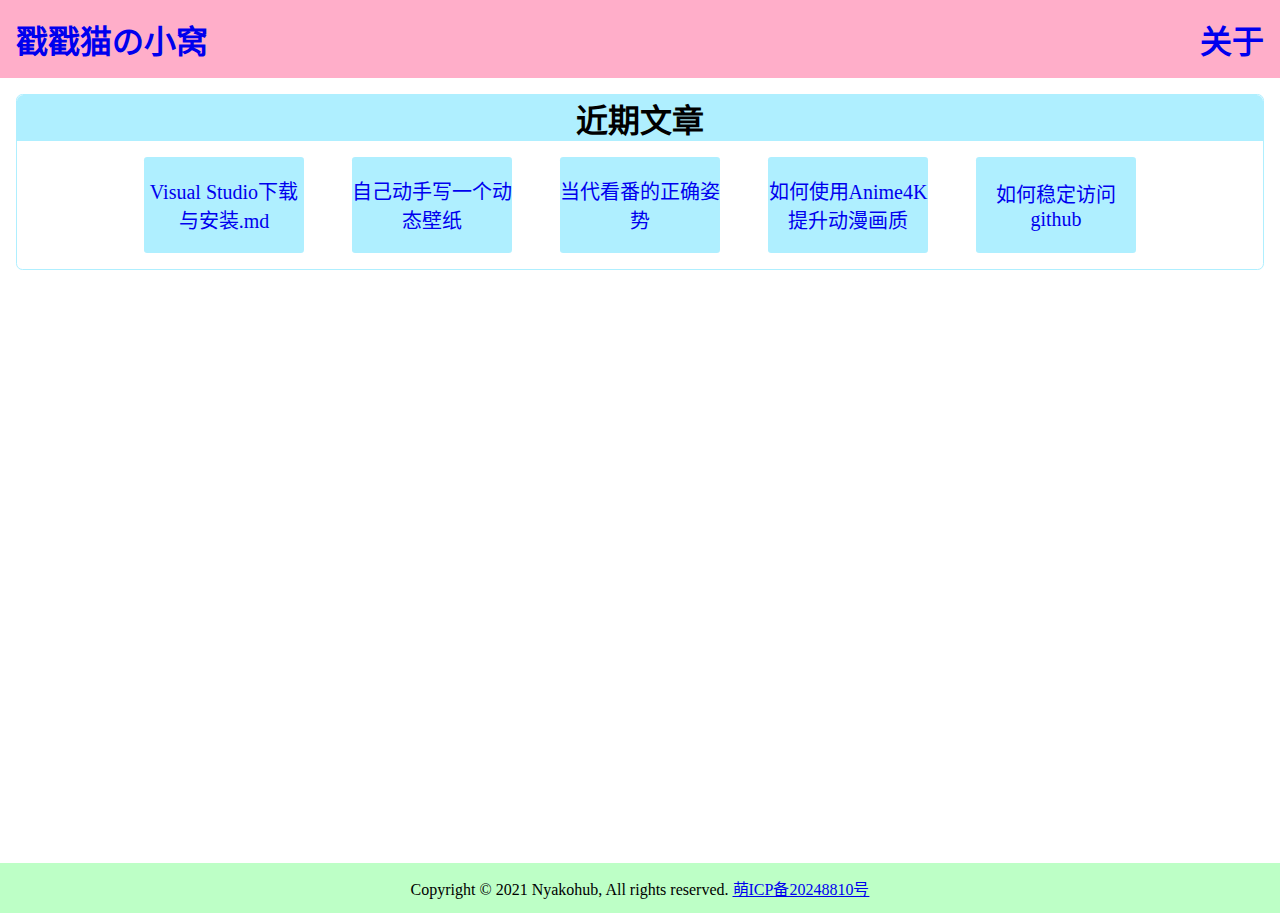
<file: index.html>
<!DOCTYPE html>
<html lang="zh-CN">
<head>
    <meta charset="UTF-8">
    <meta name="viewport" content="width=device-width, initial-scale=1.0">
    <title>Nyakohub-御宅喵o( =•ω•= )m</title>
    <link rel="shortcut icon" href="./favicon.png" />
    <link rel="stylesheet" href="/style.css">
</head>
<body>
    <header>
        <span class="home"><a href="/">戳戳猫の小窝</a></span>
        <span class="about"><a href="/about.html">关于</a></span>
    </header>
    <main>
        <div class="panel">
            <div class="panel-title">
                近期文章
            </div>
            <div class="panel-content">
                <div class="panel-cell"><a href="ASP.NET/Visual%20Studio下载与安装.md">Visual Studio下载与安装.md</a></div>
                <div class="panel-cell"><a href="technology/diy-a-live-wallpaper.html">自己动手写一个动态壁纸</a></div>
                <div class="panel-cell"><a href="anime/the-contemporary-right-way-to-watch-anime.html">当代看番的正确姿势</a></div>
                <div class="panel-cell"><a href="anime/how-to-use-Anime4K-to-improve-the-quality-of-animation.html">如何使用Anime4K提升动漫画质</a></div>
                <div class="panel-cell"><a href="technology/how-to-access-github-stably.html">如何稳定访问github</a></div>
            </div>
        </div>
    </main>
    <footer>
        Copyright © 2021 Nyakohub, All rights reserved.
        <a href="https://icp.gov.moe/?keyword=20248810" target="_blank">萌ICP备20248810号</a>
    </footer>
    <script src="/main.js"></script>
</body>
</html>
</file>
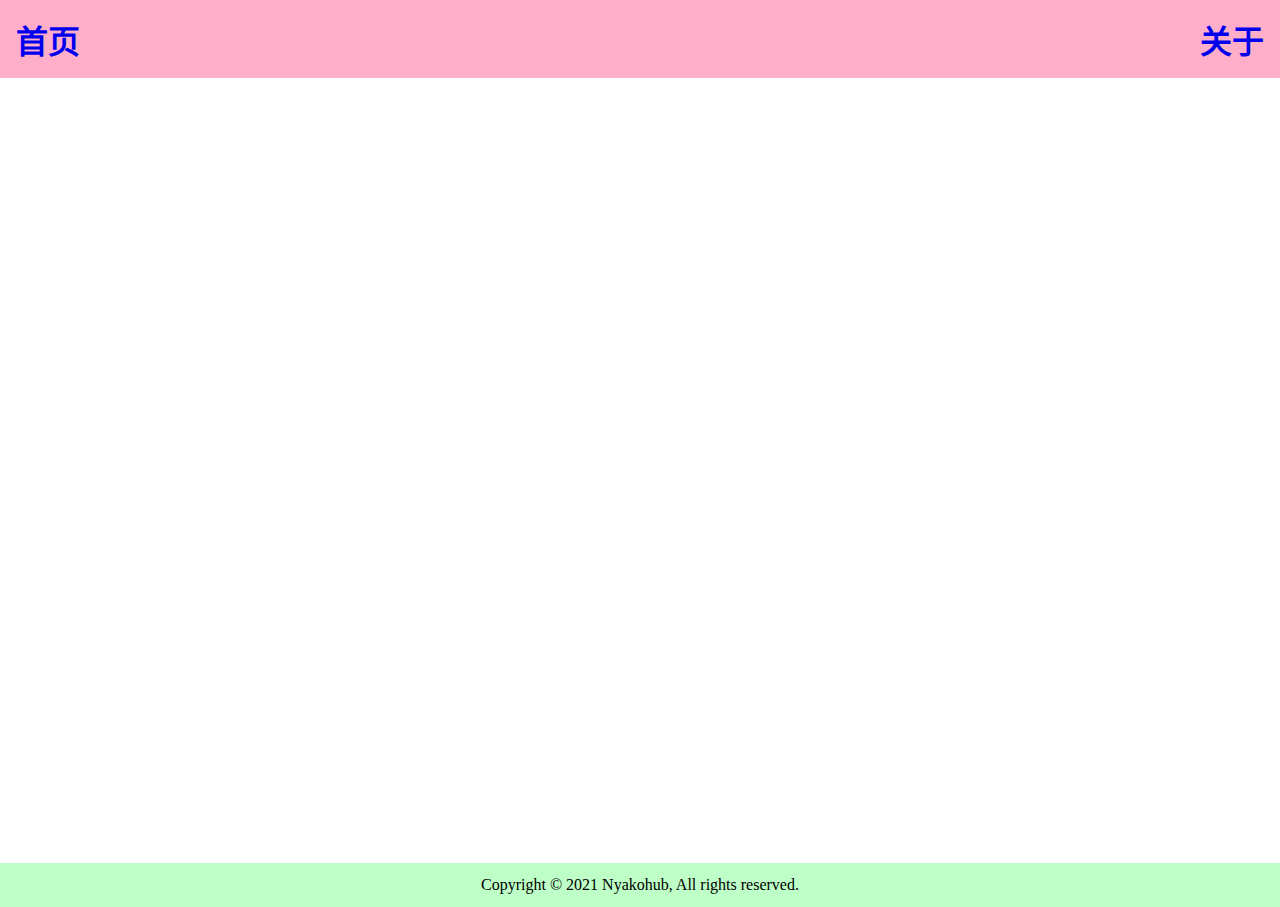
<file: about.html>
<!DOCTYPE html>
<html lang="zh-CN">
<head>
    <meta charset="UTF-8">
    <meta name="viewport" content="width=device-width, initial-scale=1.0">
    <title>Nyakohub-关于</title>
    <link rel="shortcut icon" href="/favicon.png" />
    <link rel="stylesheet" href="/main.css">
</head>
<body>
    <header>
        <span class="home"><a href="/">首页</a></span>
        <span class="about"><a href="about.html">关于</a></span>
    </header>
    <div class="main">

    </div>
    <footer>Copyright © 2021 Nyakohub, All rights reserved.</footer>
    <script src="/main.js"></script>
</body>
</html>
</file>
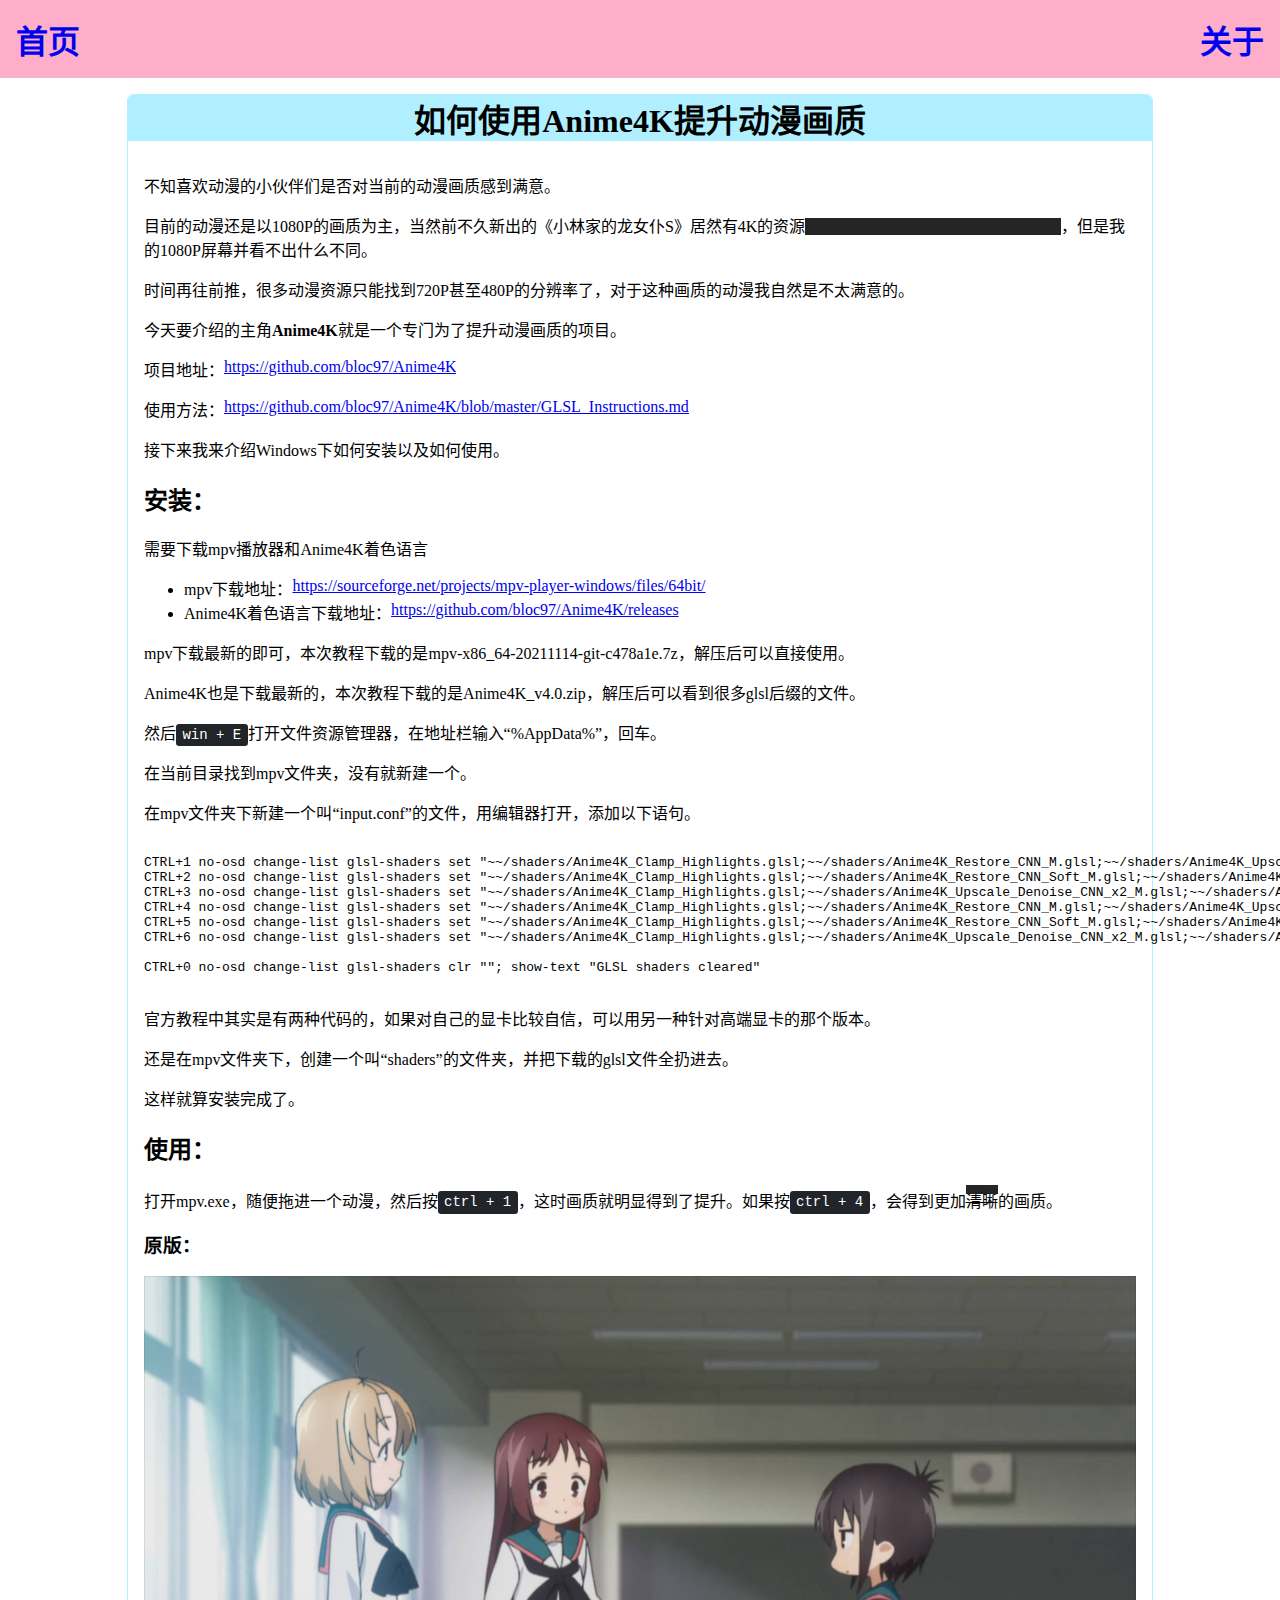
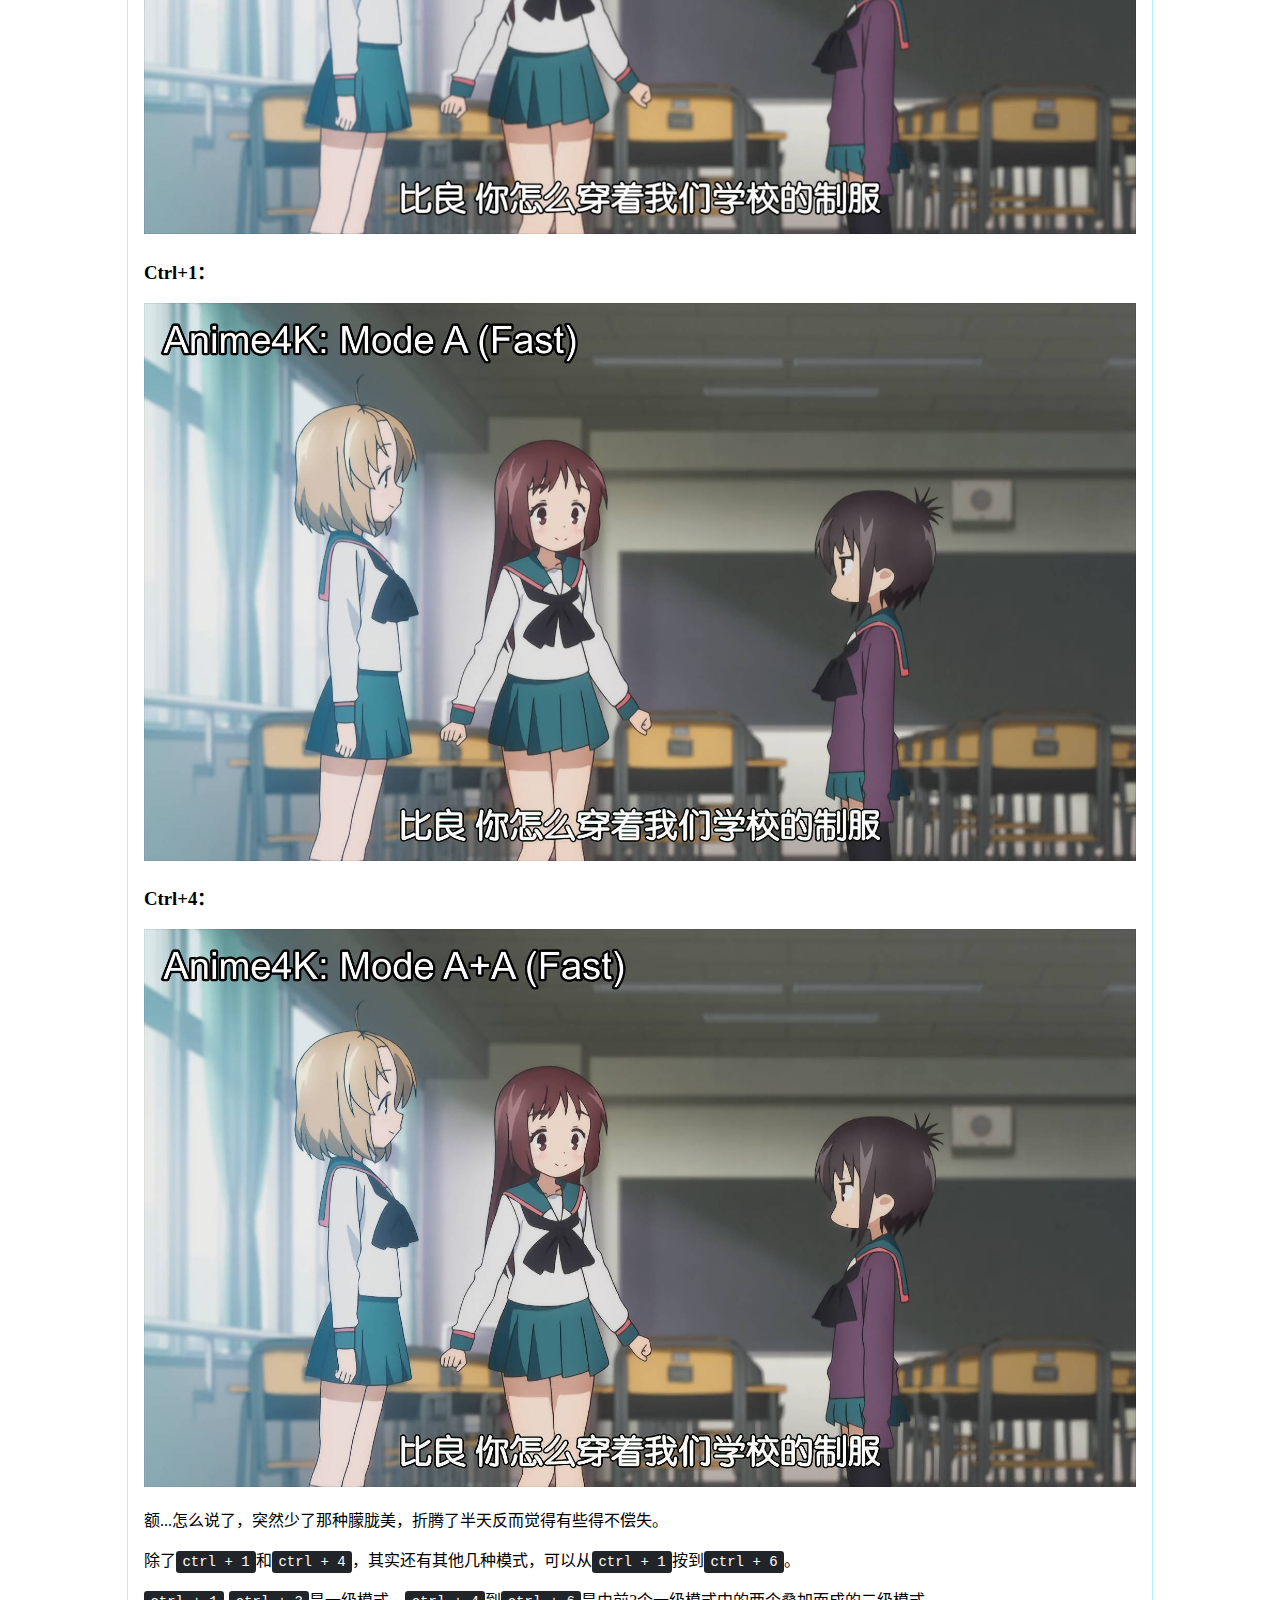
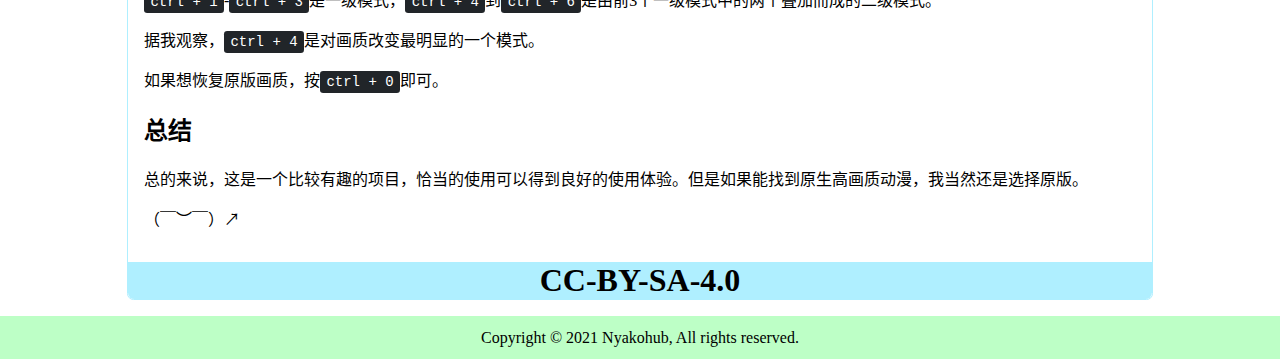
<file: anime/how-to-use-Anime4K-to-improve-the-quality-of-animation.html>
<!DOCTYPE html>
<html lang="zh-CN">
<head>
    <meta charset="UTF-8">
    <meta name="viewport" content="width=device-width, initial-scale=1.0">
    <title>如何使用Anime4K提升动漫画质</title>
    <meta name="keywords" content="Anime4K,动漫,提升画质">
    <meta name="description" content="如何使用Anime4K提升动漫画质">
    <link rel="shortcut icon" href="/favicon.png" />
    <link rel="stylesheet" href="/style.css">
    <link href="https://cdn.bootcdn.net/ajax/libs/highlight.js/11.2.0/styles/default.min.css" rel="stylesheet">
    <script src="https://cdn.bootcdn.net/ajax/libs/highlight.js/11.2.0/highlight.min.js"></script>
    <script>hljs.highlightAll();</script>
</head>
<body>
    <header>
        <span class="home"><a href="/">首页</a></span>
        <span class="about"><a href="/about.html">关于</a></span>
    </header>
    <main>
        <div class="article-panel">
            <div class="article-panel-title">
                如何使用Anime4K提升动漫画质
            </div>
            <div class="article-panel-content">
                <p>不知喜欢动漫的小伙伴们是否对当前的动漫画质感到满意。</p>
                <p>目前的动漫还是以1080P的画质为主，当然前不久新出的《小林家的龙女仆S》居然有4K的资源<heimu>不知道有没有想看却看不到的小伙伴</heimu>，但是我的1080P屏幕并看不出什么不同。</p>
                <p>时间再往前推，很多动漫资源只能找到720P甚至480P的分辨率了，对于这种画质的动漫我自然是不太满意的。</p>
                <p>今天要介绍的主角<strong>Anime4K</strong>就是一个专门为了提升动漫画质的项目。</p>
                <p>项目地址：<a href="https://github.com/bloc97/Anime4K" target="_blank">https://github.com/bloc97/Anime4K</a></p>
                <p>使用方法：<a href="https://github.com/bloc97/Anime4K/blob/master/GLSL_Instructions.md" target="_blank">https://github.com/bloc97/Anime4K/blob/master/GLSL_Instructions.md</a></p>
                <p>接下来我来介绍Windows下如何安装以及如何使用。</p>
                <h2>安装：</h2>
                <p>需要下载mpv播放器和Anime4K着色语言</p>
                <ul>
                    <li>mpv下载地址：<a href="https://sourceforge.net/projects/mpv-player-windows/files/64bit/" target="_blank">https://sourceforge.net/projects/mpv-player-windows/files/64bit/</a></li>
                    <li>Anime4K着色语言下载地址：<a href="https://github.com/bloc97/Anime4K/releases" target="_blank">https://github.com/bloc97/Anime4K/releases</a></li>
                </ul>
                <p>mpv下载最新的即可，本次教程下载的是mpv-x86_64-20211114-git-c478a1e.7z，解压后可以直接使用。</p>
                <p>Anime4K也是下载最新的，本次教程下载的是Anime4K_v4.0.zip，解压后可以看到很多glsl后缀的文件。</p>
                <p>然后<kbd>win + E</kbd>打开文件资源管理器，在地址栏输入“%AppData%”，回车。</p>
                <p>在当前目录找到mpv文件夹，没有就新建一个。</p>
                <p>在mpv文件夹下新建一个叫“input.conf”的文件，用编辑器打开，添加以下语句。</p>
                <pre><code>
CTRL+1 no-osd change-list glsl-shaders set "~~/shaders/Anime4K_Clamp_Highlights.glsl;~~/shaders/Anime4K_Restore_CNN_M.glsl;~~/shaders/Anime4K_Upscale_CNN_x2_M.glsl;~~/shaders/Anime4K_AutoDownscalePre_x2.glsl;~~/shaders/Anime4K_AutoDownscalePre_x4.glsl;~~/shaders/Anime4K_Upscale_CNN_x2_S.glsl"; show-text "Anime4K: Mode A (Fast)"
CTRL+2 no-osd change-list glsl-shaders set "~~/shaders/Anime4K_Clamp_Highlights.glsl;~~/shaders/Anime4K_Restore_CNN_Soft_M.glsl;~~/shaders/Anime4K_Upscale_CNN_x2_M.glsl;~~/shaders/Anime4K_AutoDownscalePre_x2.glsl;~~/shaders/Anime4K_AutoDownscalePre_x4.glsl;~~/shaders/Anime4K_Upscale_CNN_x2_S.glsl"; show-text "Anime4K: Mode B (Fast)"
CTRL+3 no-osd change-list glsl-shaders set "~~/shaders/Anime4K_Clamp_Highlights.glsl;~~/shaders/Anime4K_Upscale_Denoise_CNN_x2_M.glsl;~~/shaders/Anime4K_AutoDownscalePre_x2.glsl;~~/shaders/Anime4K_AutoDownscalePre_x4.glsl;~~/shaders/Anime4K_Upscale_CNN_x2_S.glsl"; show-text "Anime4K: Mode C (Fast)"
CTRL+4 no-osd change-list glsl-shaders set "~~/shaders/Anime4K_Clamp_Highlights.glsl;~~/shaders/Anime4K_Restore_CNN_M.glsl;~~/shaders/Anime4K_Upscale_CNN_x2_M.glsl;~~/shaders/Anime4K_Restore_CNN_S.glsl;~~/shaders/Anime4K_AutoDownscalePre_x2.glsl;~~/shaders/Anime4K_AutoDownscalePre_x4.glsl;~~/shaders/Anime4K_Upscale_CNN_x2_S.glsl"; show-text "Anime4K: Mode A+A (Fast)"
CTRL+5 no-osd change-list glsl-shaders set "~~/shaders/Anime4K_Clamp_Highlights.glsl;~~/shaders/Anime4K_Restore_CNN_Soft_M.glsl;~~/shaders/Anime4K_Upscale_CNN_x2_M.glsl;~~/shaders/Anime4K_AutoDownscalePre_x2.glsl;~~/shaders/Anime4K_AutoDownscalePre_x4.glsl;~~/shaders/Anime4K_Restore_CNN_Soft_S.glsl;~~/shaders/Anime4K_Upscale_CNN_x2_S.glsl"; show-text "Anime4K: Mode B+B (Fast)"
CTRL+6 no-osd change-list glsl-shaders set "~~/shaders/Anime4K_Clamp_Highlights.glsl;~~/shaders/Anime4K_Upscale_Denoise_CNN_x2_M.glsl;~~/shaders/Anime4K_AutoDownscalePre_x2.glsl;~~/shaders/Anime4K_AutoDownscalePre_x4.glsl;~~/shaders/Anime4K_Restore_CNN_S.glsl;~~/shaders/Anime4K_Upscale_CNN_x2_S.glsl"; show-text "Anime4K: Mode C+A (Fast)"

CTRL+0 no-osd change-list glsl-shaders clr ""; show-text "GLSL shaders cleared"
                </code></pre>
                <p>官方教程中其实是有两种代码的，如果对自己的显卡比较自信，可以用另一种针对高端显卡的那个版本。</p>
                <p>还是在mpv文件夹下，创建一个叫“shaders”的文件夹，并把下载的glsl文件全扔进去。</p>
                <p>这样就算安装完成了。</p>
                <h2>使用：</h2>
                <p>打开mpv.exe，随便拖进一个动漫，然后按<kbd>ctrl + 1</kbd>，这时画质就明显得到了提升。如果按<kbd>ctrl + 4</kbd>，会得到更加<ruby><rb><del>清晰</del></rb><rt><heimu>锐利</heimu></rt></ruby>的画质。</p>
                <h3>原版：</h3>
                <img src="/img/2021-11-27_08-11-41.jpg" alt="">
                <h3>Ctrl+1：</h3>
                <img src="/img/2021-11-27_08-12-11.jpg" alt="">
                <h3>Ctrl+4：</h3>
                <img src="/img/2021-11-27_08-12-30.jpg" alt="">
                <p>额...怎么说了，突然少了那种朦胧美，折腾了半天反而觉得有些得不偿失。</p>
                <p>除了<kbd>ctrl + 1</kbd>和<kbd>ctrl + 4</kbd>，其实还有其他几种模式，可以从<kbd>ctrl + 1</kbd>按到<kbd>ctrl + 6</kbd>。</p>
                <p><kbd>ctrl + 1</kbd>-<kbd>ctrl + 3</kbd>是一级模式，<kbd>ctrl + 4</kbd>到<kbd>ctrl + 6</kbd>是由前3个一级模式中的两个叠加而成的二级模式。</p>
                <p>据我观察，<kbd>ctrl + 4</kbd>是对画质改变最明显的一个模式。</p>
                <p>如果想恢复原版画质，按<kbd>ctrl + 0</kbd>即可。</p>
                <h2>总结</h2>
                <p>总的来说，这是一个比较有趣的项目，恰当的使用可以得到良好的使用体验。但是如果能找到原生高画质动漫，我当然还是选择原版。</p>
                <p>（￣︶￣）↗</p>
            </div>
            <div class="article-panel-footer">
                CC-BY-SA-4.0
            </div>
        </div>
    </main>
    <footer>Copyright © 2021 Nyakohub, All rights reserved.</footer>
    <script src="/main.js"></script>
</body>
</html>
</file>
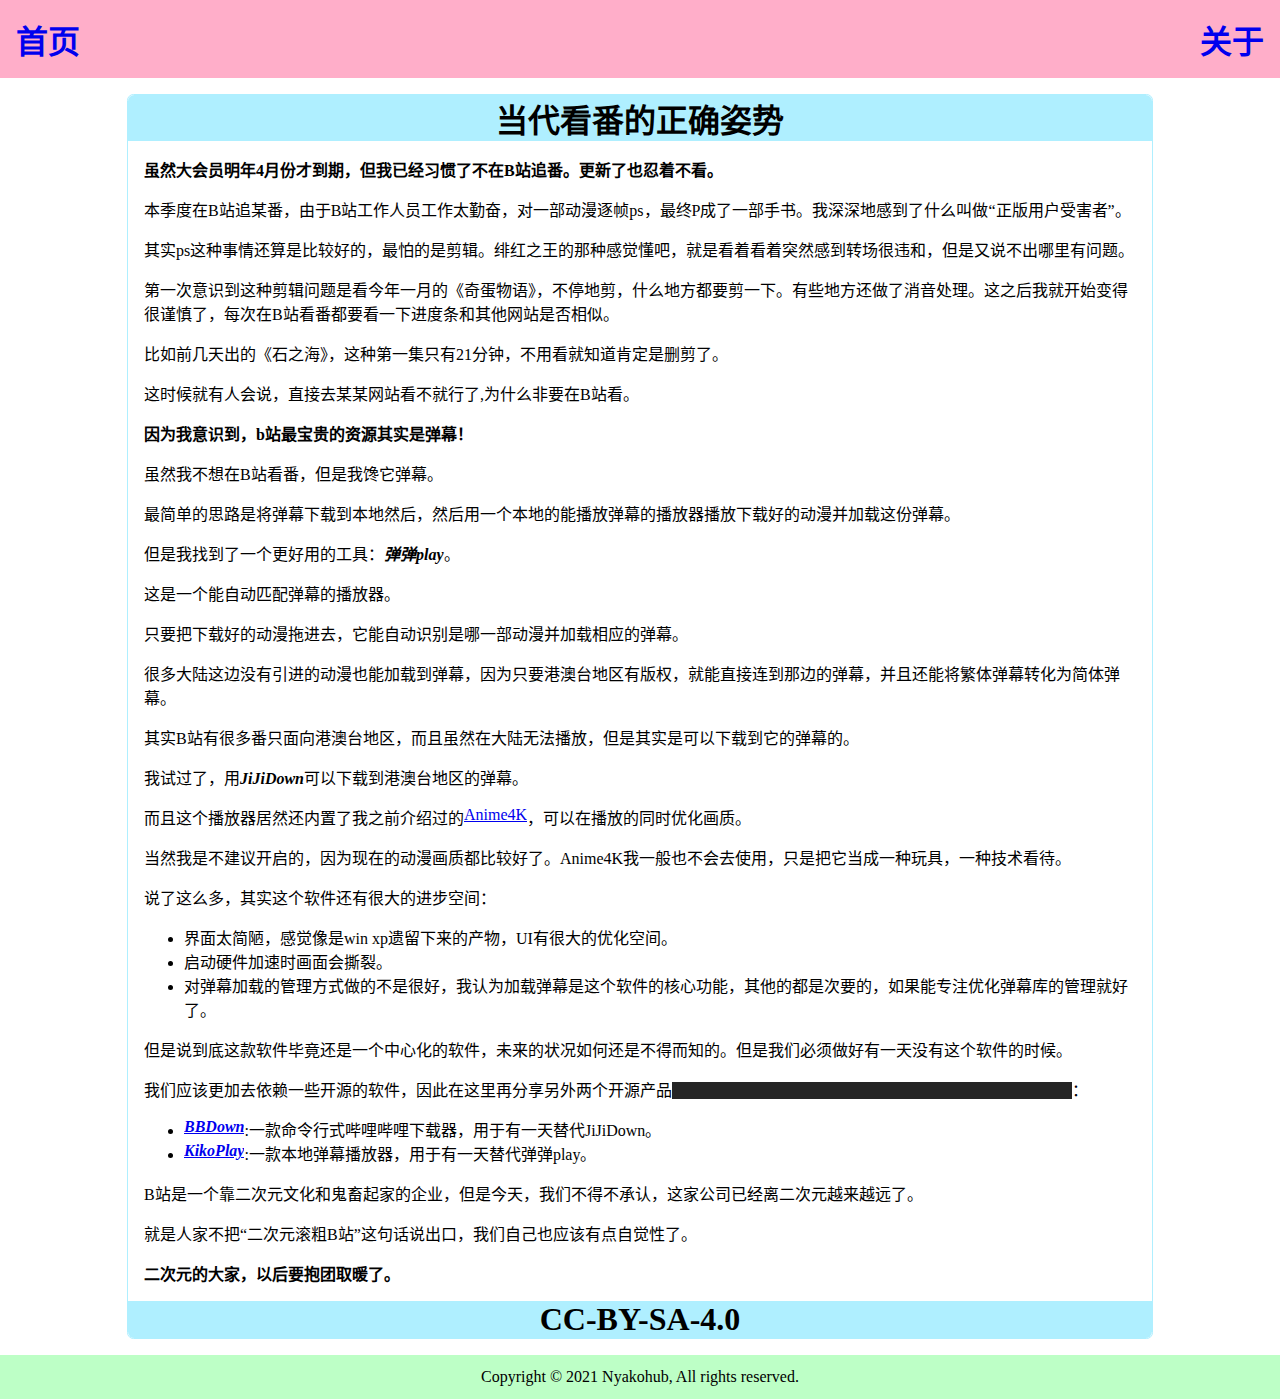
<file: anime/the-contemporary-right-way-to-watch-anime.html>
<!DOCTYPE html>
<html lang="zh-CN">
<head>
    <meta charset="UTF-8">
    <meta name="viewport" content="width=device-width, initial-scale=1.0">
    <title>当代看番的正确姿势</title>
    <meta name="keywords" content="bilibili,动漫,弹幕">
    <meta name="description" content="当代看番的正确姿势">
    <link rel="shortcut icon" href="/favicon.png" />
    <link rel="stylesheet" href="/style.css">
    <link href="https://cdn.bootcdn.net/ajax/libs/highlight.js/11.2.0/styles/default.min.css" rel="stylesheet">
    <script src="https://cdn.bootcdn.net/ajax/libs/highlight.js/11.2.0/highlight.min.js"></script>
    <script>hljs.highlightAll();</script>
</head>
<body>
    <header>
        <span class="home"><a href="/">首页</a></span>
        <span class="about"><a href="/about.html">关于</a></span>
    </header>
    <main>
        <div class="article-panel">
            <div class="article-panel-title">
                当代看番的正确姿势
            </div>
            <div class="article-panel-content">
                <strong>虽然大会员明年4月份才到期，但我已经习惯了不在B站追番。更新了也忍着不看。</strong>
                <p>本季度在B站追某番，由于B站工作人员工作太勤奋，对一部动漫逐帧ps，最终P成了一部手书。我深深地感到了什么叫做“正版用户受害者”。</p>
                <p>其实ps这种事情还算是比较好的，最怕的是剪辑。绯红之王的那种感觉懂吧，就是看着看着突然感到转场很违和，但是又说不出哪里有问题。</p>
                <p>第一次意识到这种剪辑问题是看今年一月的《奇蛋物语》，不停地剪，什么地方都要剪一下。有些地方还做了消音处理。这之后我就开始变得很谨慎了，每次在B站看番都要看一下进度条和其他网站是否相似。</p>
                <p>比如前几天出的《石之海》，这种第一集只有21分钟，不用看就知道肯定是删剪了。</p>
                <p>这时候就有人会说，直接去某某网站看不就行了,为什么非要在B站看。</p>
                <strong>因为我意识到，b站最宝贵的资源其实是弹幕！</strong>
                <p>虽然我不想在B站看番，但是我馋它弹幕。</p>
                <p>最简单的思路是将弹幕下载到本地然后，然后用一个本地的能播放弹幕的播放器播放下载好的动漫并加载这份弹幕。</p>
                <p>但是我找到了一个更好用的工具：<strong><em>弹弹play</em></strong>。</p>
                <p>这是一个能自动匹配弹幕的播放器。</p>
                <p>只要把下载好的动漫拖进去，它能自动识别是哪一部动漫并加载相应的弹幕。</p>
                <p>很多大陆这边没有引进的动漫也能加载到弹幕，因为只要港澳台地区有版权，就能直接连到那边的弹幕，并且还能将繁体弹幕转化为简体弹幕。</p>
                <p>其实B站有很多番只面向港澳台地区，而且虽然在大陆无法播放，但是其实是可以下载到它的弹幕的。</p>
                <p>我试过了，用<strong><em>JiJiDown</em></strong>可以下载到港澳台地区的弹幕。</p>
                <p>而且这个播放器居然还内置了我之前介绍过的<a href="/anime/how-to-use-Anime4K-to-improve-the-quality-of-animation.html" target="_blank">Anime4K</a>，可以在播放的同时优化画质。</p>
                <p>当然我是不建议开启的，因为现在的动漫画质都比较好了。Anime4K我一般也不会去使用，只是把它当成一种玩具，一种技术看待。</p>
                <p>说了这么多，其实这个软件还有很大的进步空间：</p>
                <ul>
                    <li>界面太简陋，感觉像是win xp遗留下来的产物，UI有很大的优化空间。</li>
                    <li>启动硬件加速时画面会撕裂。</li>
                    <li>对弹幕加载的管理方式做的不是很好，我认为加载弹幕是这个软件的核心功能，其他的都是次要的，如果能专注优化弹幕库的管理就好了。</li>
                </ul>
                <p>但是说到底这款软件毕竟还是一个中心化的软件，未来的状况如何还是不得而知的。但是我们必须做好有一天没有这个软件的时候。</p>
                <p>我们应该更加去依赖一些开源的软件，因此在这里再分享另外两个开源产品<heimu>其实我自己也还没用过，只是先收藏了，以免有一天需要</heimu>：</p>
                <ul>
                    <li><strong><em><a href="https://github.com/nilaoda/BBDown" target="_blank">BBDown</a></em></strong>:一款命令行式哔哩哔哩下载器，用于有一天替代JiJiDown。</li>
                    <li><strong><em><a href="https://github.com/KikoPlayProject/KikoPlay" target="_blank">KikoPlay</a></em></strong>:一款本地弹幕播放器，用于有一天替代弹弹play。</li>
                </ul>
                <p>B站是一个靠二次元文化和鬼畜起家的企业，但是今天，我们不得不承认，这家公司已经离二次元越来越远了。</p>
                <p>就是人家不把“二次元滚粗B站”这句话说出口，我们自己也应该有点自觉性了。</p>
                <strong>二次元的大家，以后要抱团取暖了。</strong>
            </div>
            <div class="article-panel-footer">
                CC-BY-SA-4.0
            </div>
        </div>
    </main>
    <footer>Copyright © 2021 Nyakohub, All rights reserved.</footer>
    <script src="/main.js"></script>
</body>
</html>
</file>
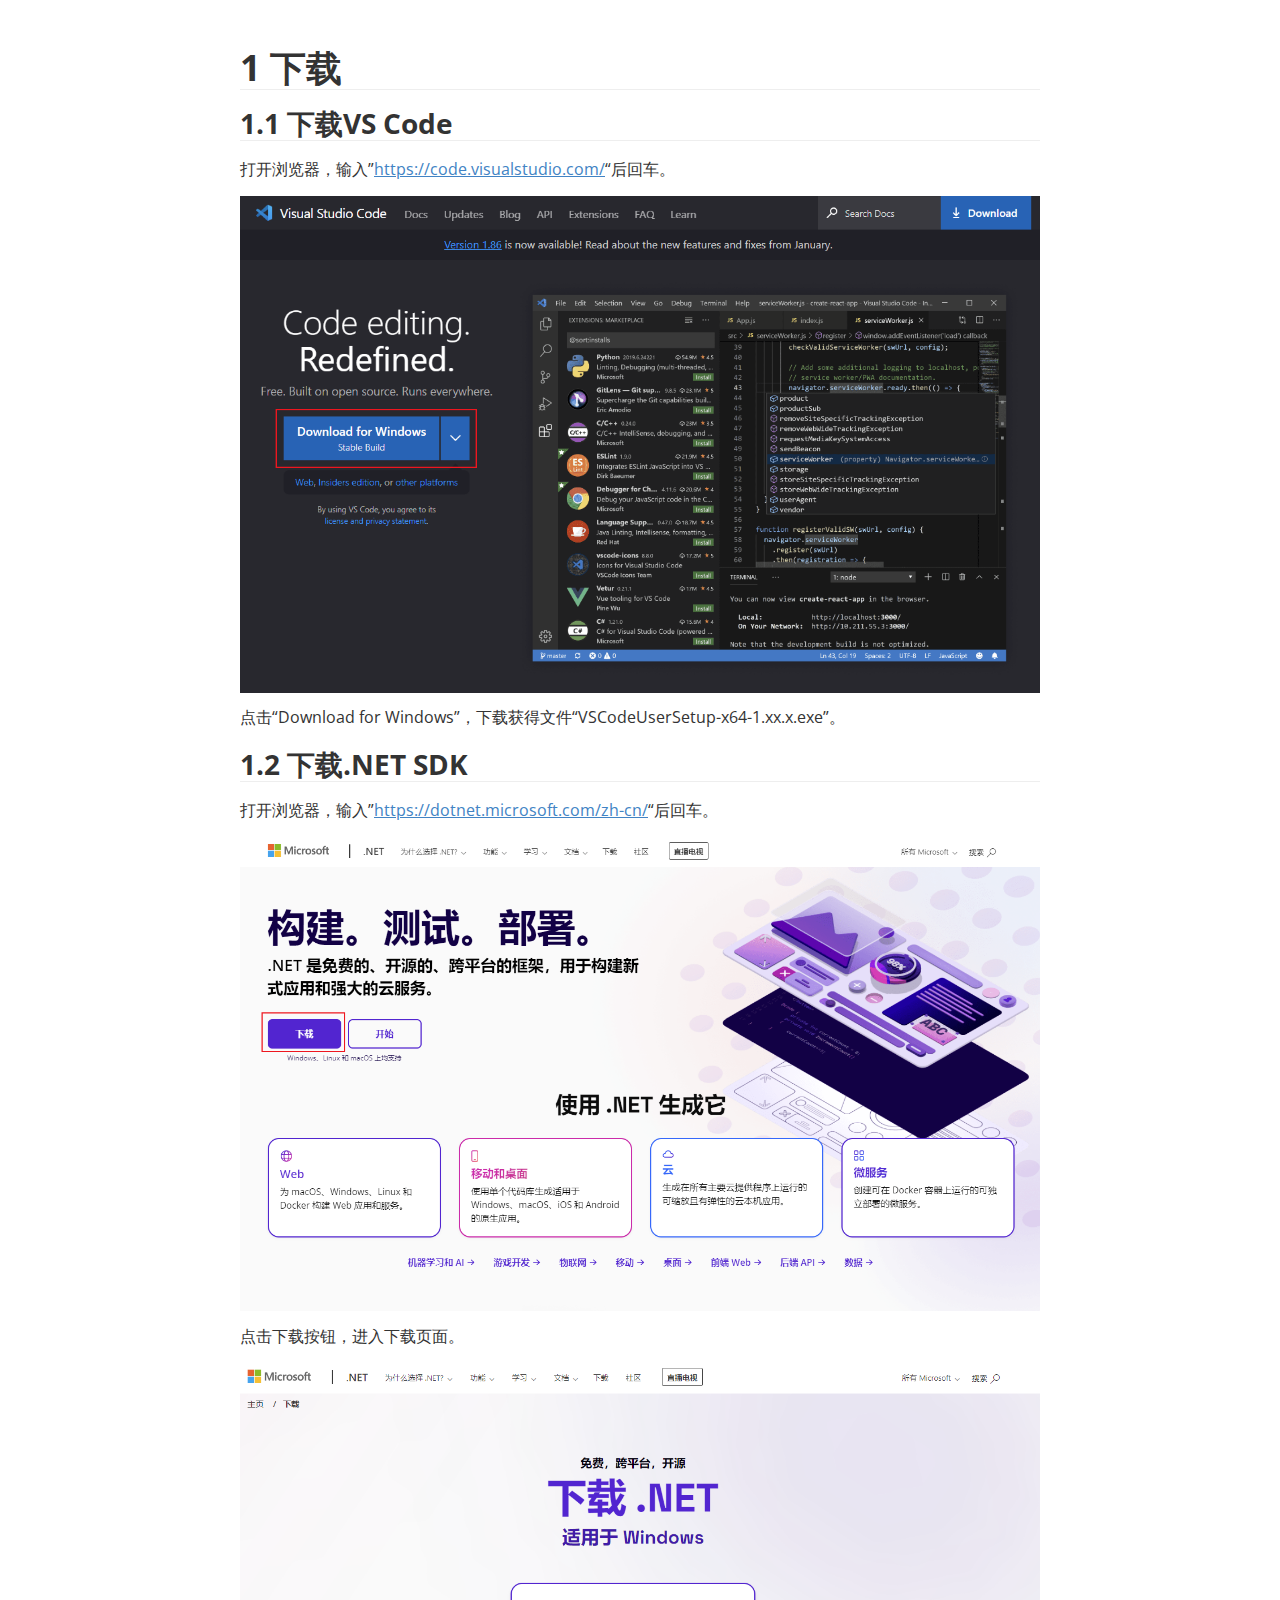
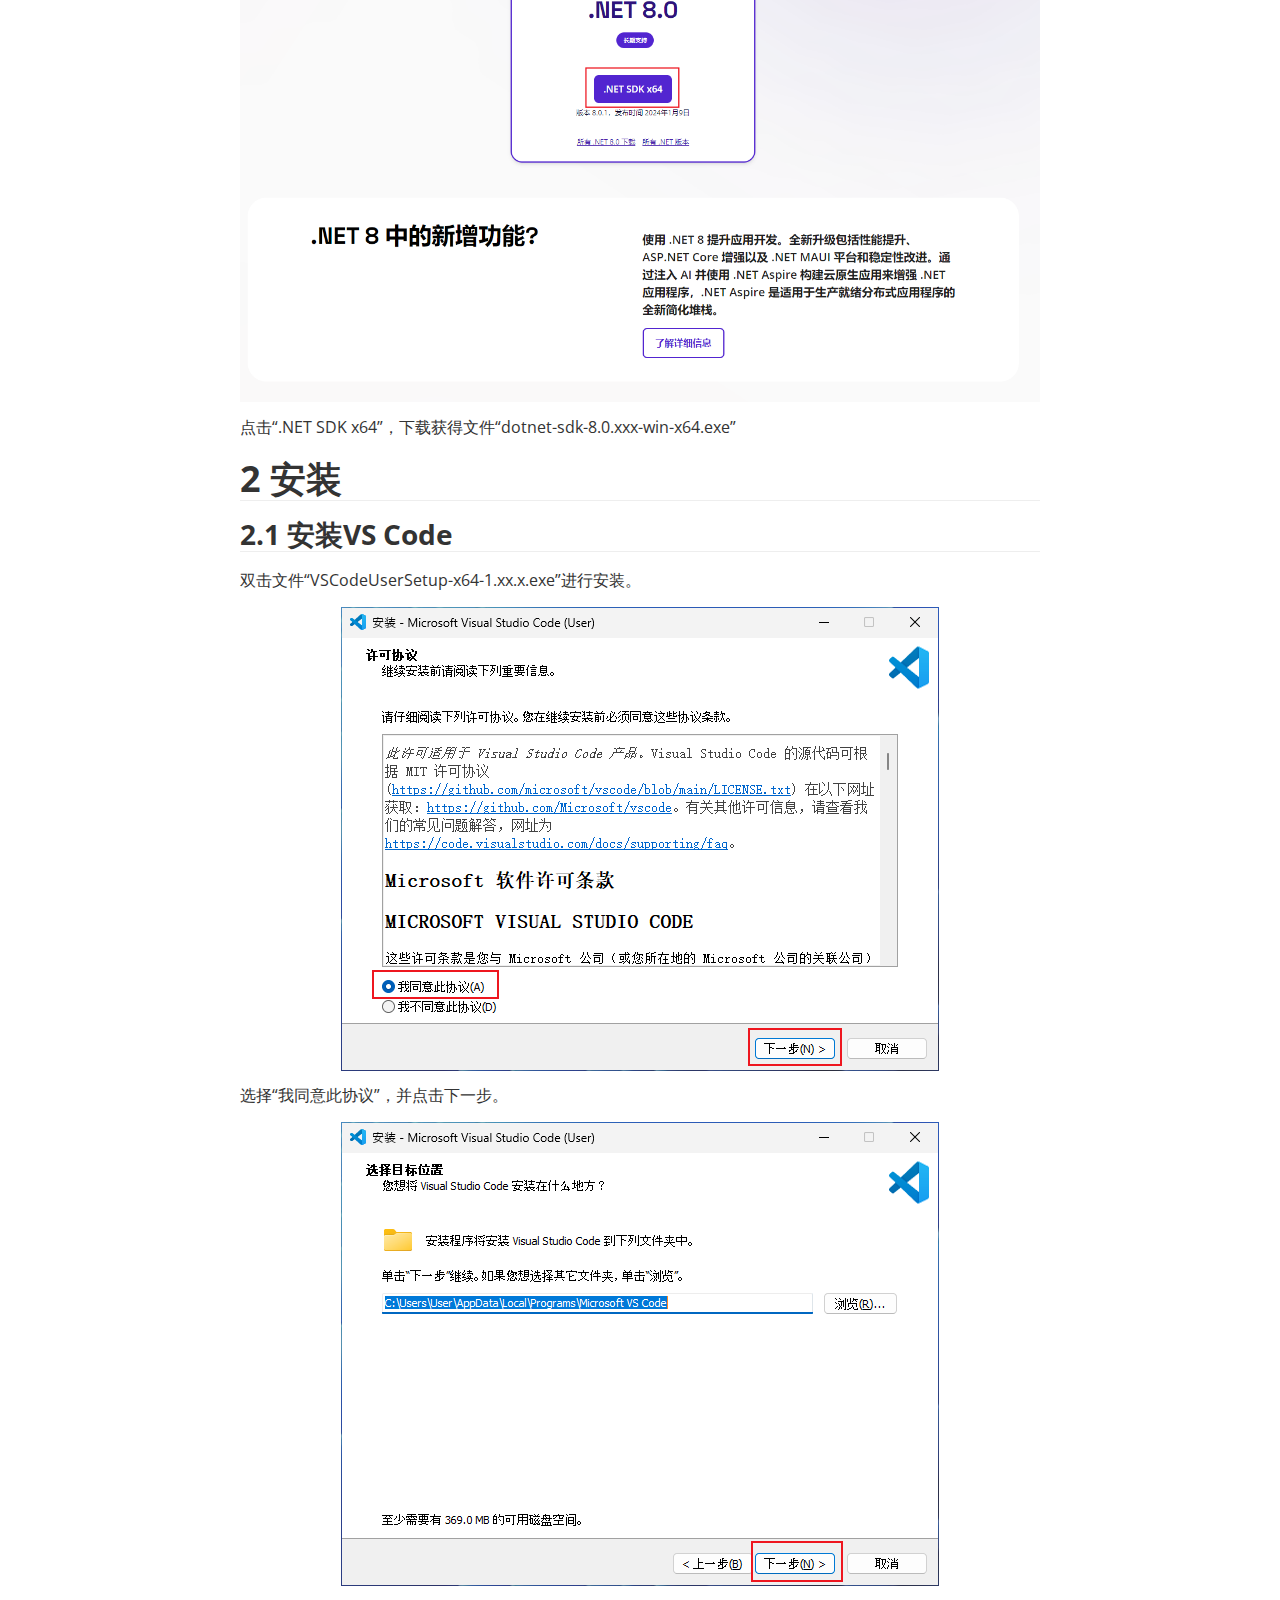
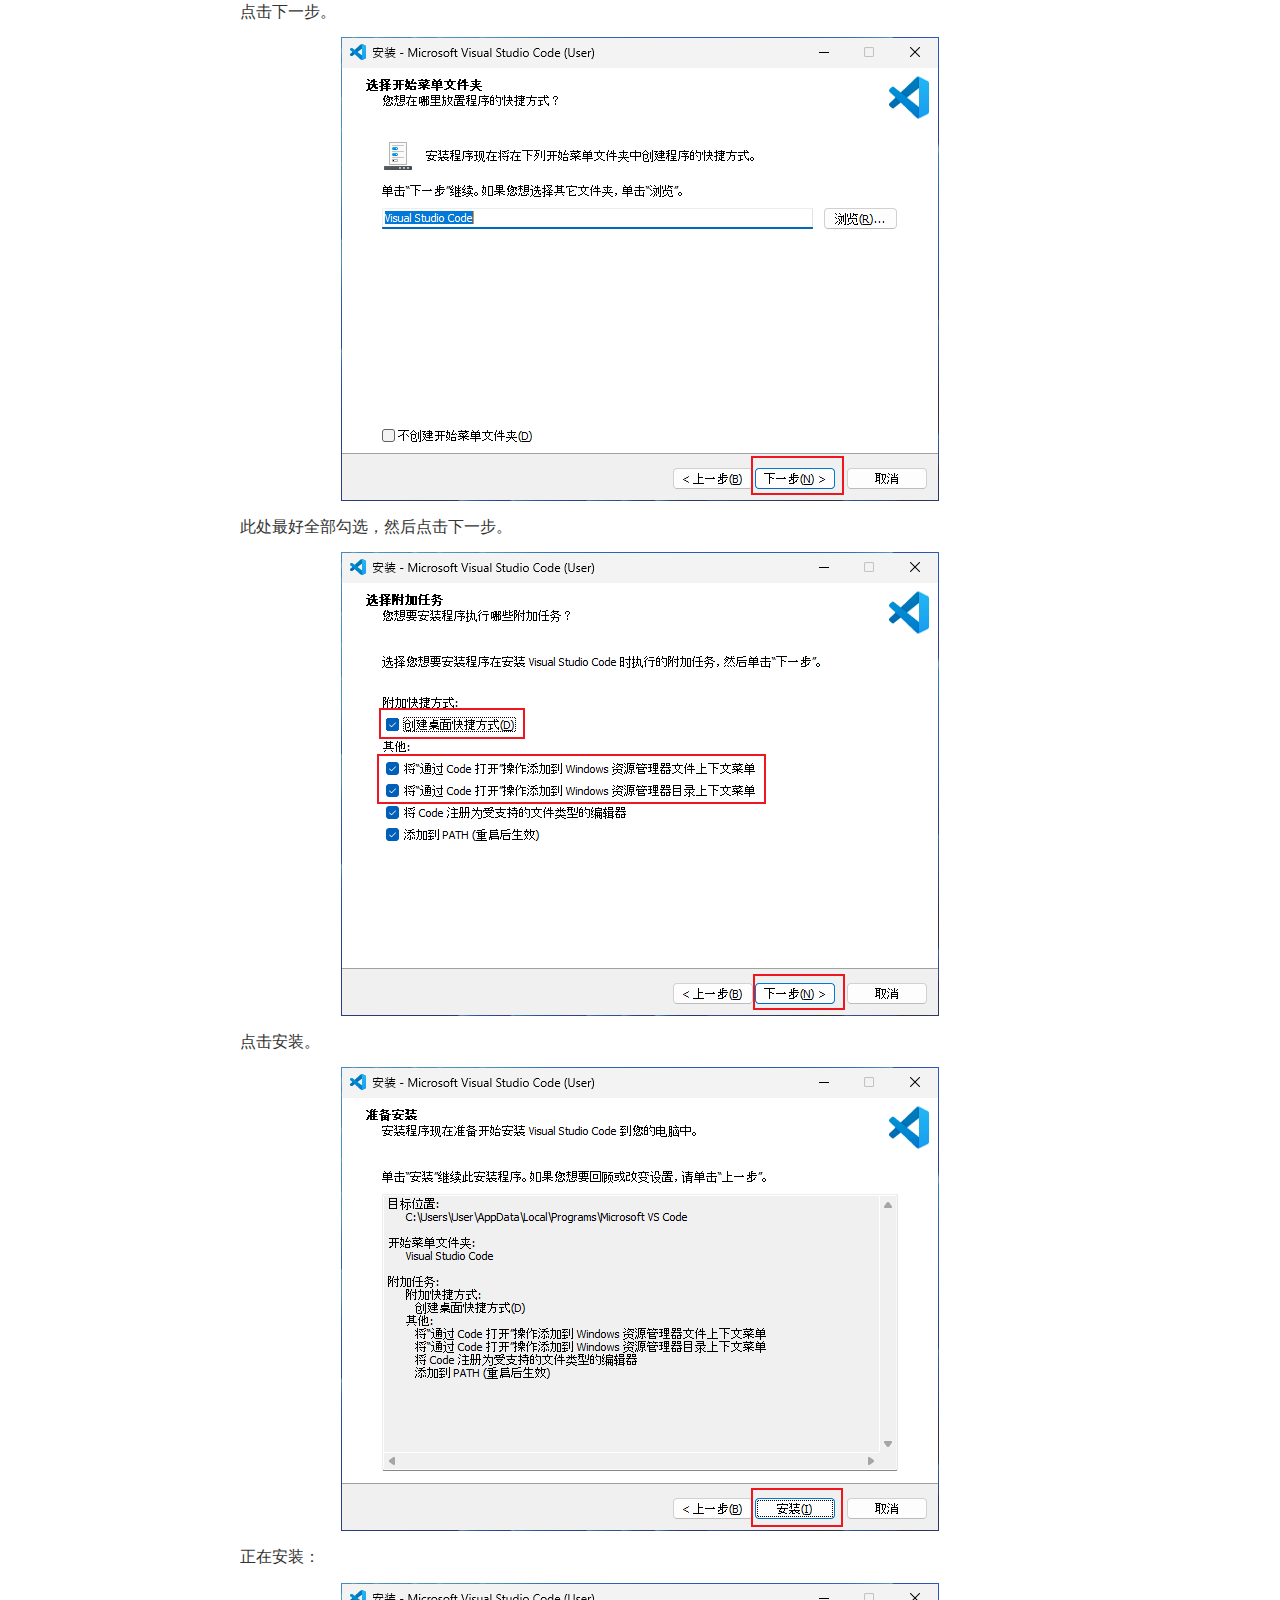
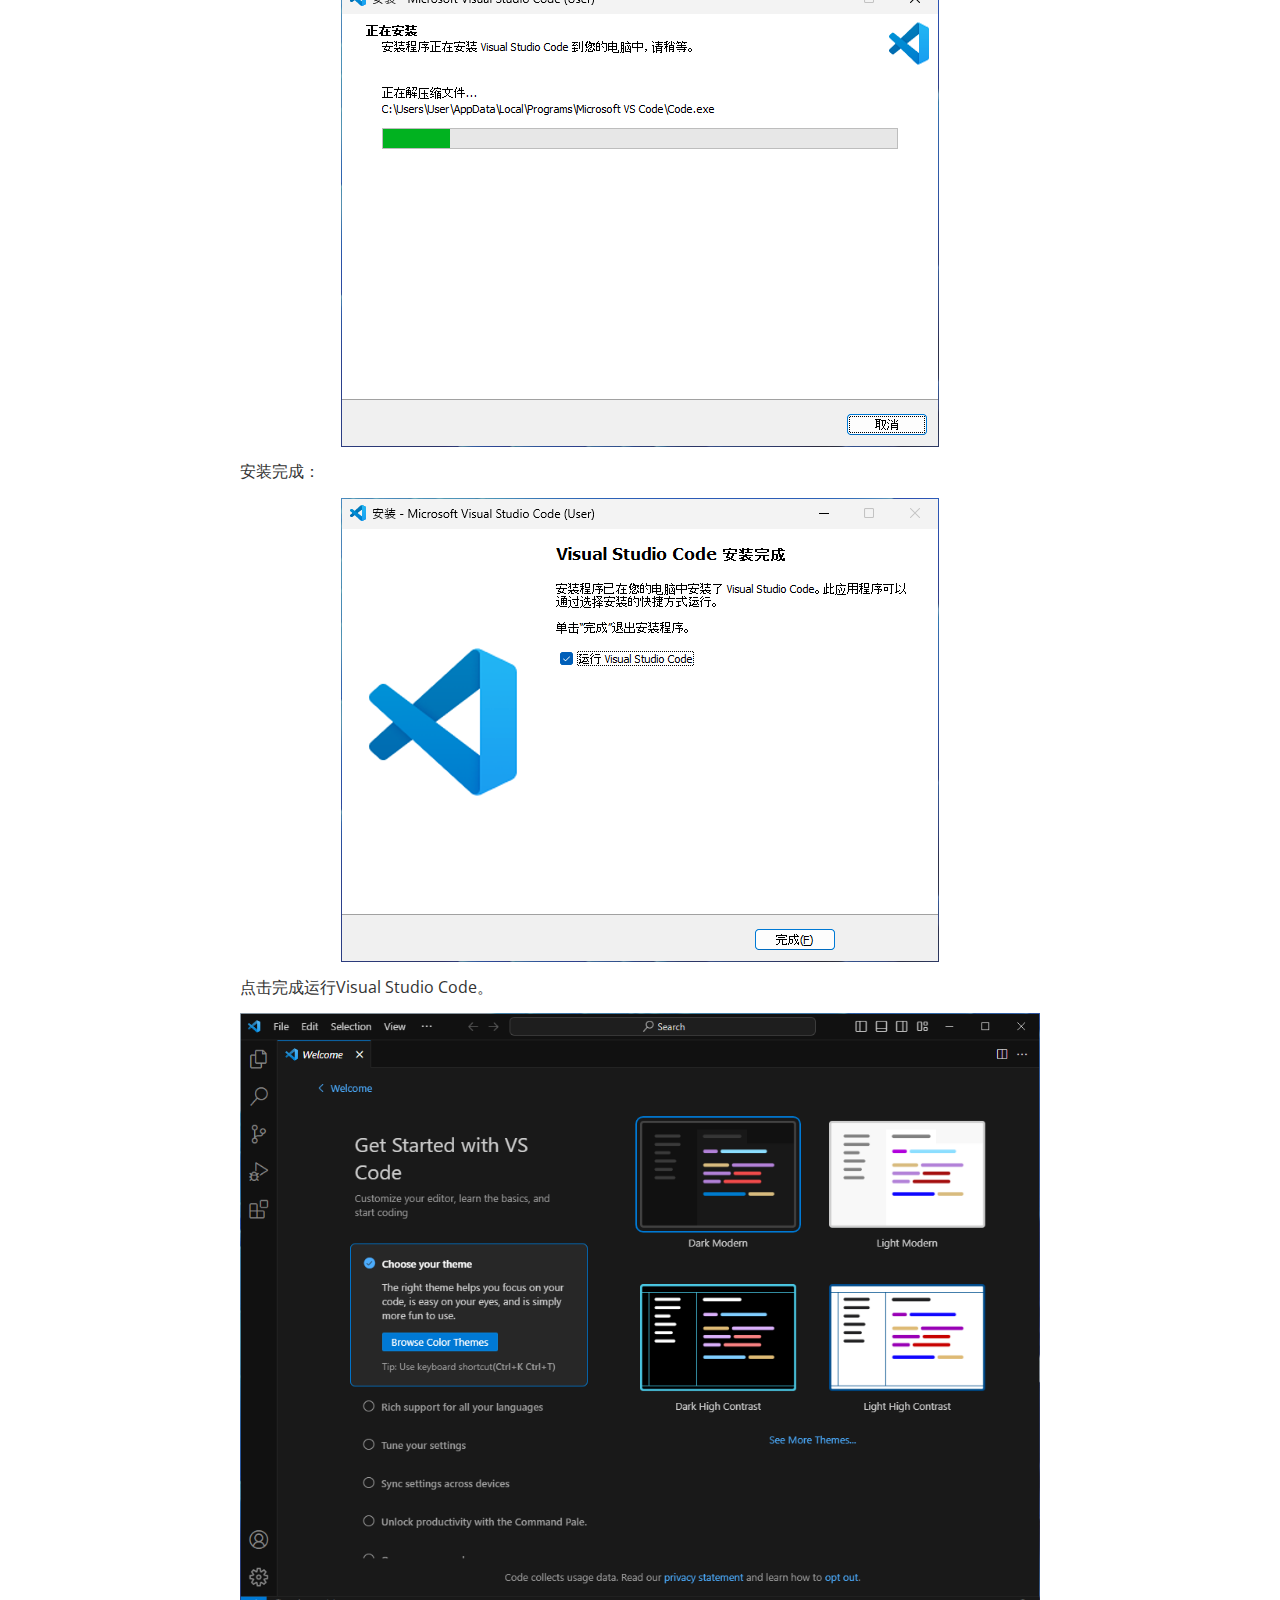
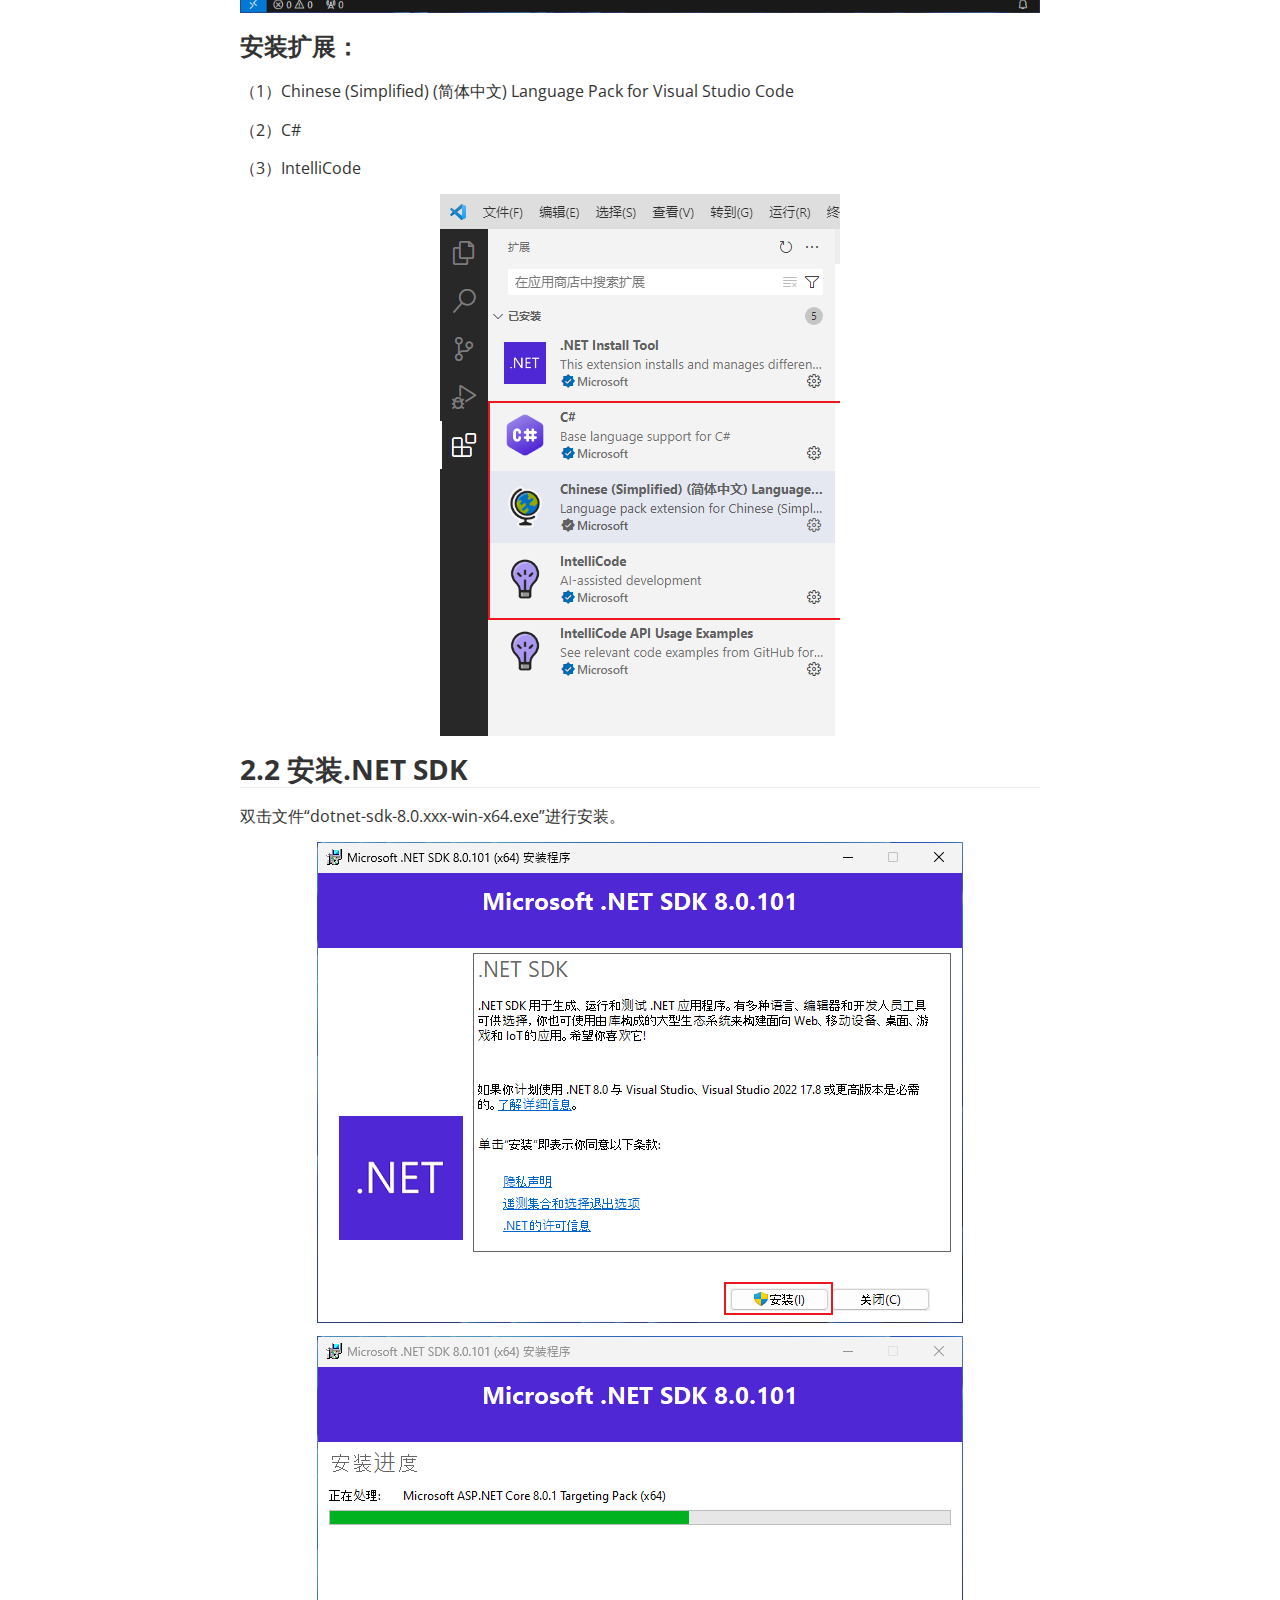
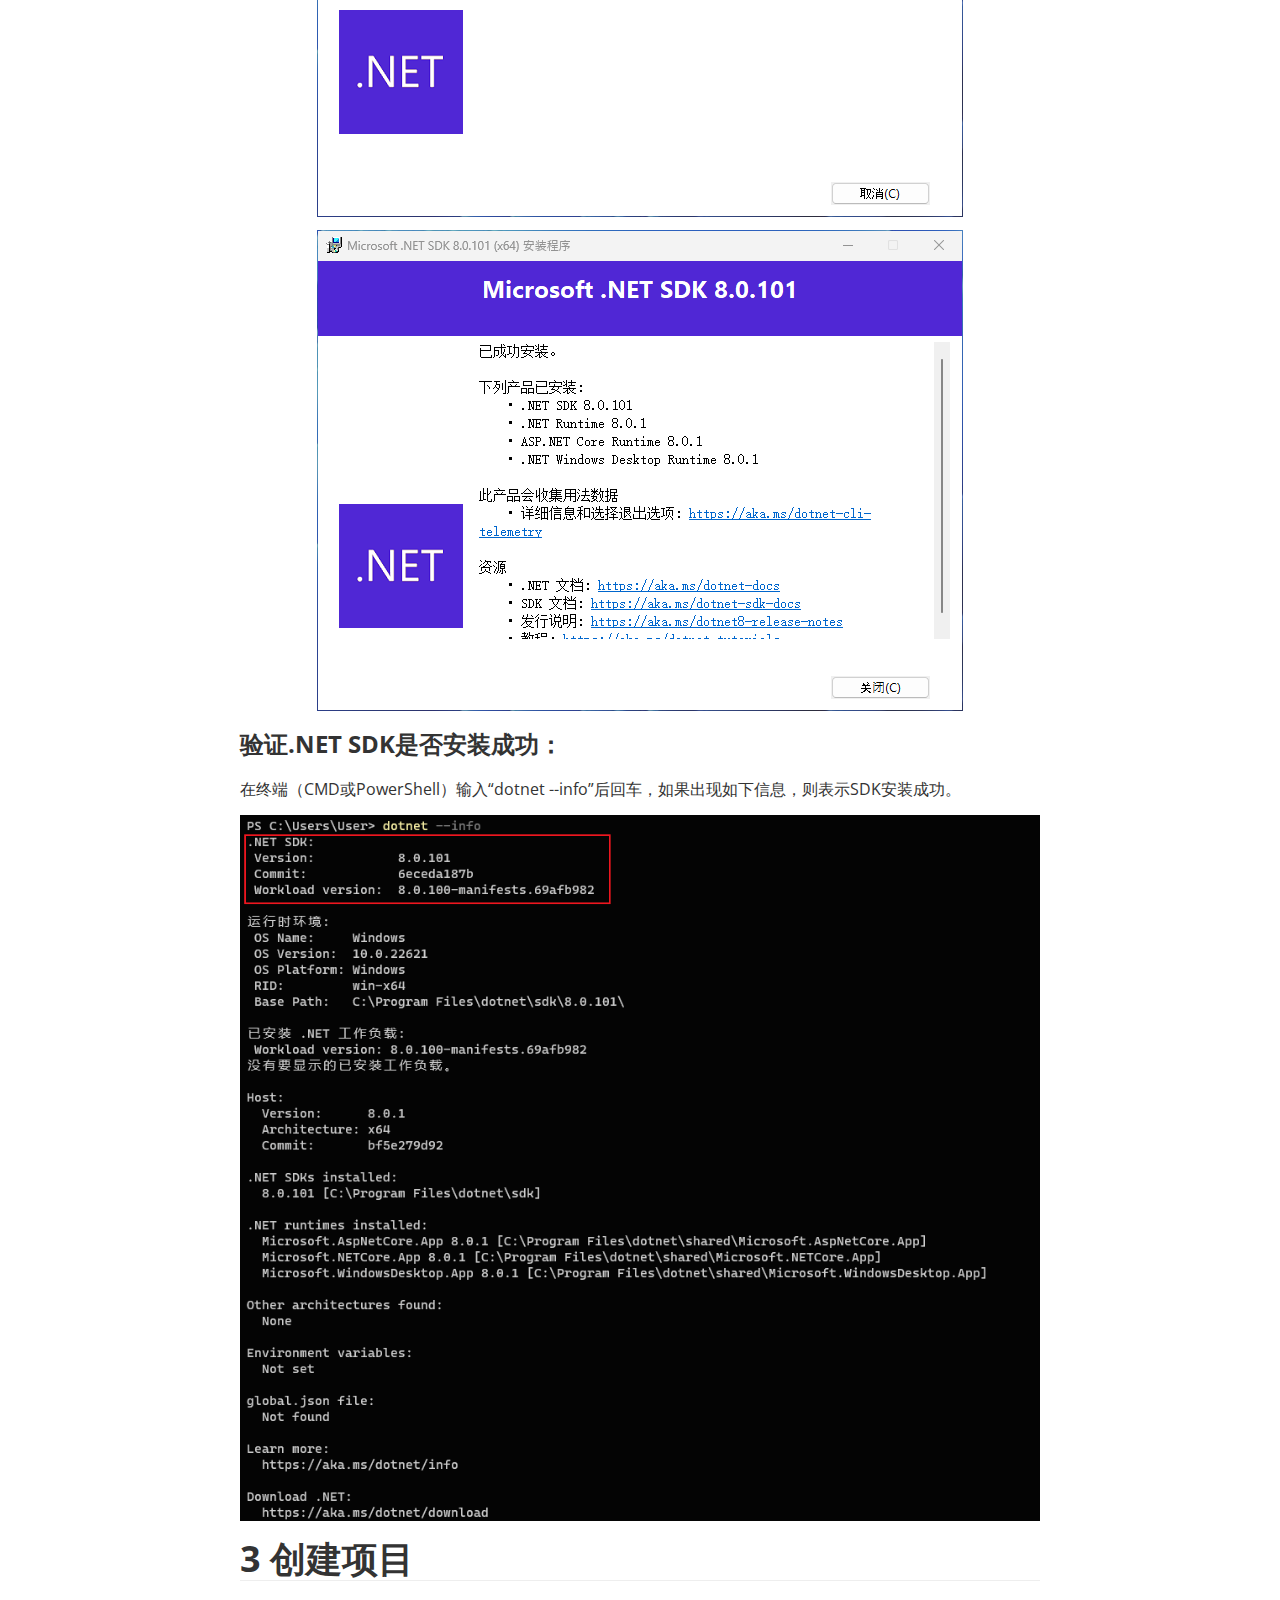
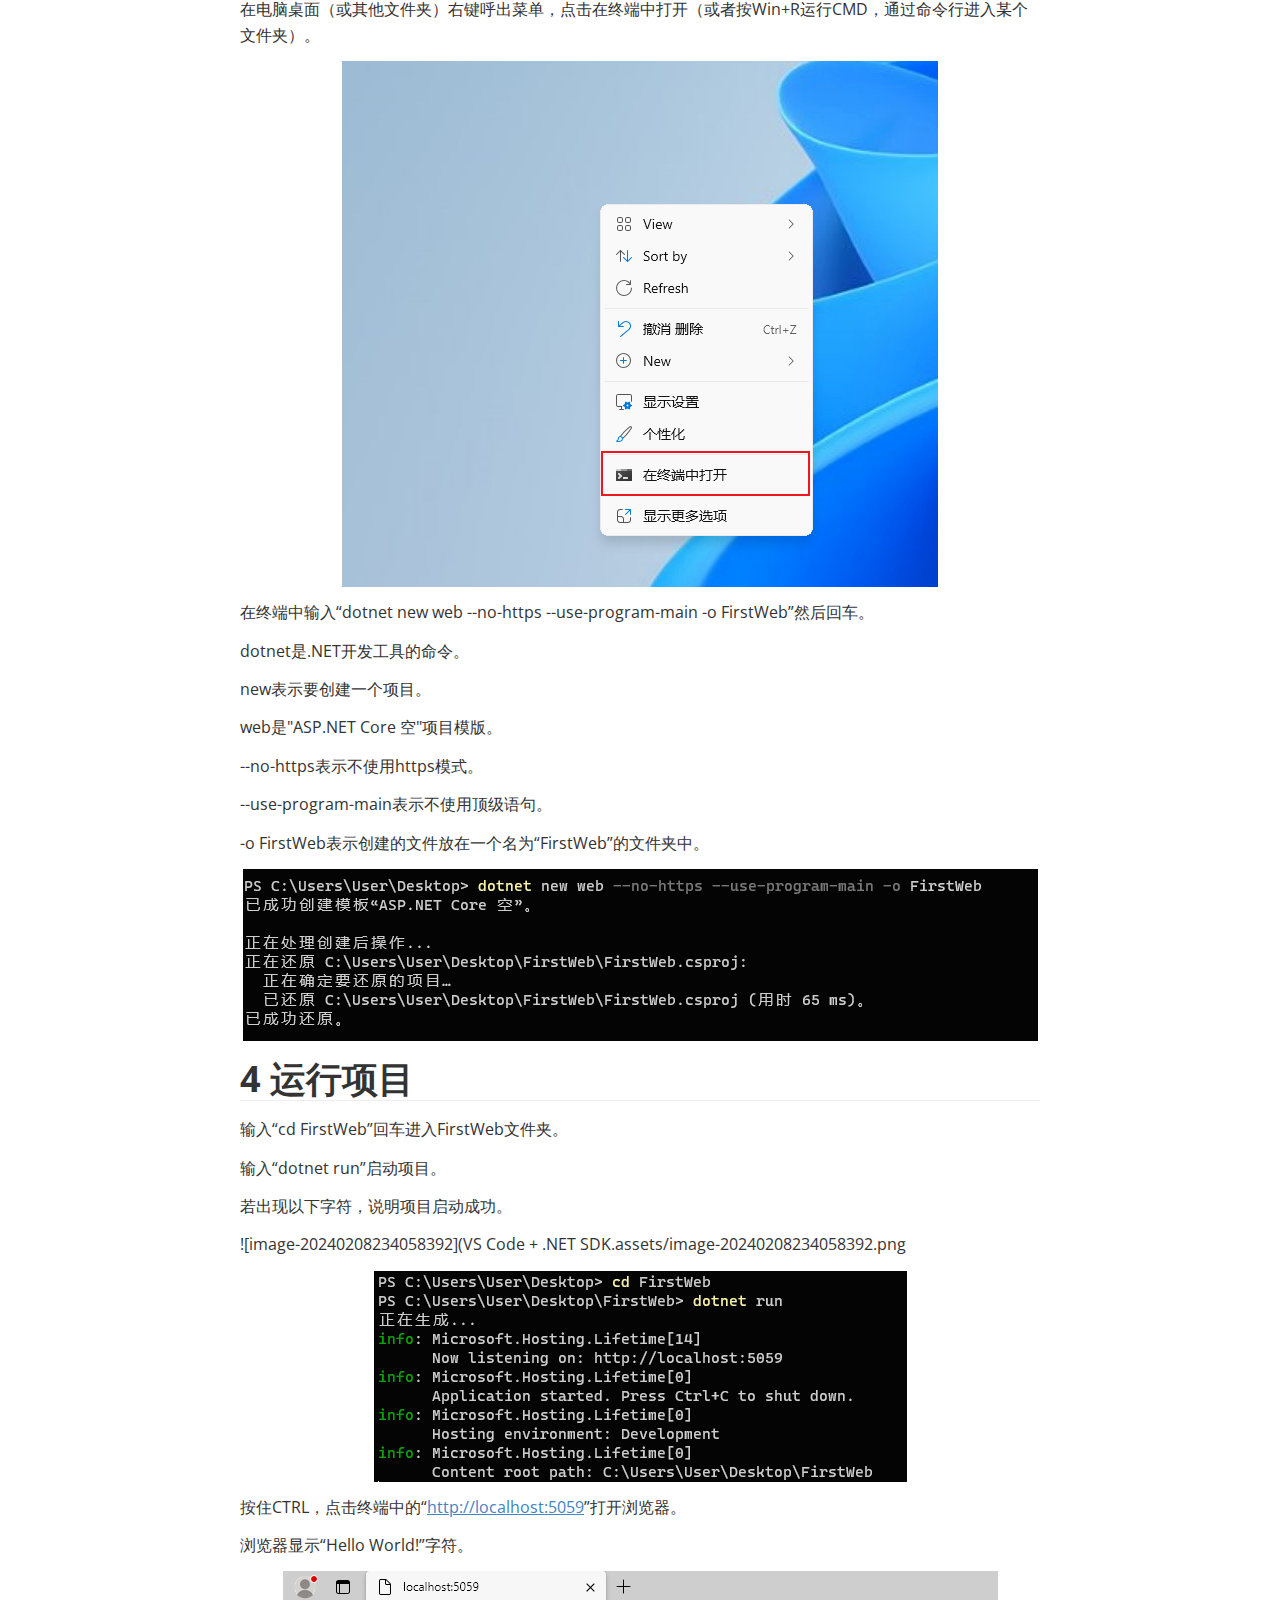
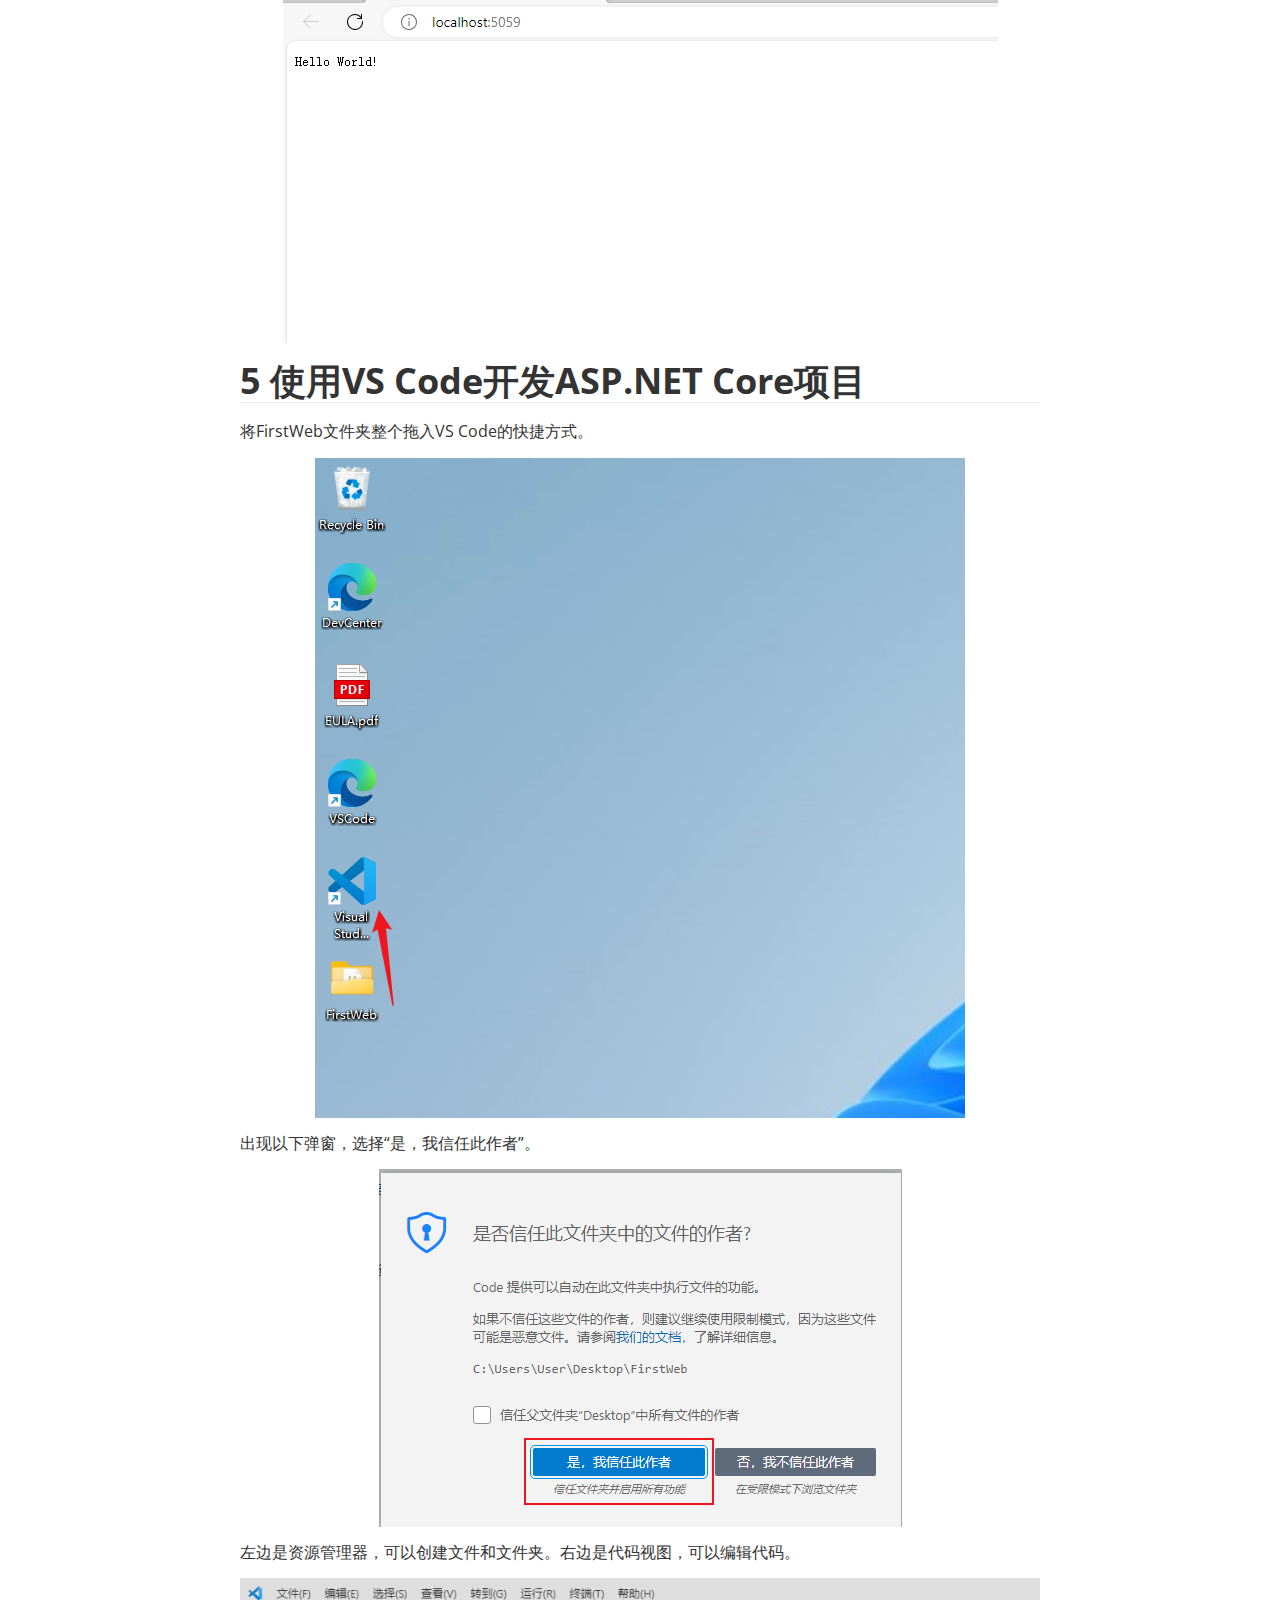
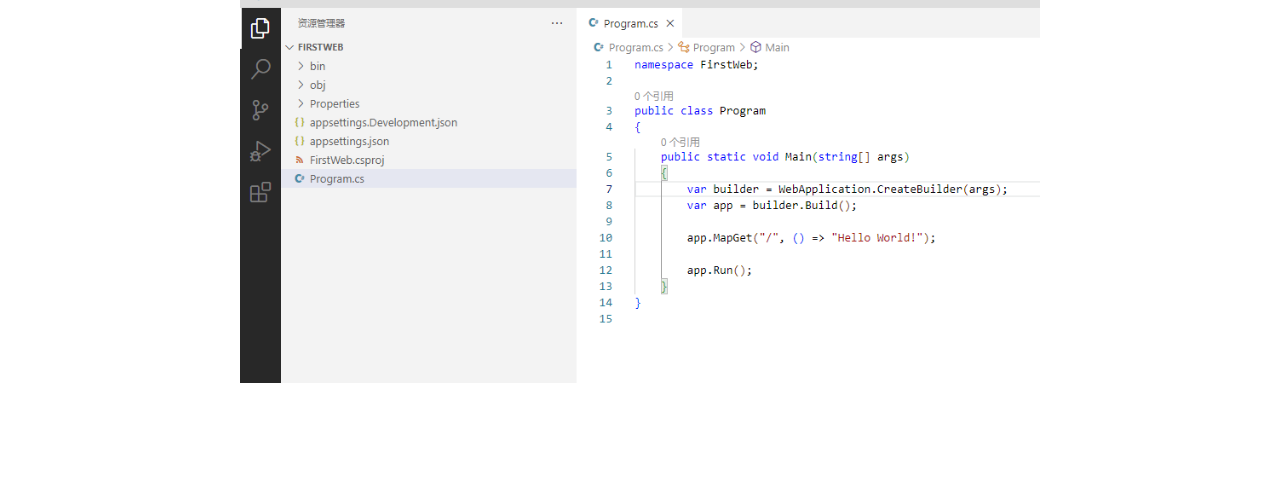
<file: ASP.NET/VS Code + .NET SDK.html>
<!doctype html>
<html>
<head>
<meta charset='UTF-8'><meta name='viewport' content='width=device-width initial-scale=1'>

<link href='https://fonts.googleapis.com/css?family=Open+Sans:400italic,700italic,700,400&subset=latin,latin-ext' rel='stylesheet' type='text/css' /><style type='text/css'>html {overflow-x: initial !important;}:root { --bg-color: #ffffff; --text-color: #333333; --select-text-bg-color: #B5D6FC; --select-text-font-color: auto; --monospace: "Lucida Console",Consolas,"Courier",monospace; --title-bar-height: 20px; }
.mac-os-11 { --title-bar-height: 28px; }
html { font-size: 14px; background-color: var(--bg-color); color: var(--text-color); font-family: "Helvetica Neue", Helvetica, Arial, sans-serif; -webkit-font-smoothing: antialiased; }
h1, h2, h3, h4, h5 { white-space: pre-wrap; }
body { margin: 0px; padding: 0px; height: auto; inset: 0px; font-size: 1rem; line-height: 1.42857; overflow-x: hidden; background: inherit; }
iframe { margin: auto; }
a.url { word-break: break-all; }
a:active, a:hover { outline: 0px; }
.in-text-selection, ::selection { text-shadow: none; background: var(--select-text-bg-color); color: var(--select-text-font-color); }
#write { margin: 0px auto; height: auto; width: inherit; word-break: normal; overflow-wrap: break-word; position: relative; white-space: normal; overflow-x: visible; padding-top: 36px; }
#write.first-line-indent p { text-indent: 2em; }
#write.first-line-indent li p, #write.first-line-indent p * { text-indent: 0px; }
#write.first-line-indent li { margin-left: 2em; }
.for-image #write { padding-left: 8px; padding-right: 8px; }
body.typora-export { padding-left: 30px; padding-right: 30px; }
.typora-export .footnote-line, .typora-export li, .typora-export p { white-space: pre-wrap; }
.typora-export .task-list-item input { pointer-events: none; }
@media screen and (max-width: 500px) {
  body.typora-export { padding-left: 0px; padding-right: 0px; }
  #write { padding-left: 20px; padding-right: 20px; }
}
#write li > figure:last-child { margin-bottom: 0.5rem; }
#write ol, #write ul { position: relative; }
img { max-width: 100%; vertical-align: middle; image-orientation: from-image; }
button, input, select, textarea { color: inherit; font: inherit; }
input[type="checkbox"], input[type="radio"] { line-height: normal; padding: 0px; }
*, ::after, ::before { box-sizing: border-box; }
#write h1, #write h2, #write h3, #write h4, #write h5, #write h6, #write p, #write pre { width: inherit; }
#write h1, #write h2, #write h3, #write h4, #write h5, #write h6, #write p { position: relative; }
p { line-height: inherit; }
h1, h2, h3, h4, h5, h6 { break-after: avoid-page; break-inside: avoid; orphans: 4; }
p { orphans: 4; }
h1 { font-size: 2rem; }
h2 { font-size: 1.8rem; }
h3 { font-size: 1.6rem; }
h4 { font-size: 1.4rem; }
h5 { font-size: 1.2rem; }
h6 { font-size: 1rem; }
.md-math-block, .md-rawblock, h1, h2, h3, h4, h5, h6, p { margin-top: 1rem; margin-bottom: 1rem; }
.hidden { display: none; }
.md-blockmeta { color: rgb(204, 204, 204); font-weight: 700; font-style: italic; }
a { cursor: pointer; }
sup.md-footnote { padding: 2px 4px; background-color: rgba(238, 238, 238, 0.7); color: rgb(85, 85, 85); border-radius: 4px; cursor: pointer; }
sup.md-footnote a, sup.md-footnote a:hover { color: inherit; text-transform: inherit; text-decoration: inherit; }
#write input[type="checkbox"] { cursor: pointer; width: inherit; height: inherit; }
figure { overflow-x: auto; margin: 1.2em 0px; max-width: calc(100% + 16px); padding: 0px; }
figure > table { margin: 0px; }
thead, tr { break-inside: avoid; break-after: auto; }
thead { display: table-header-group; }
table { border-collapse: collapse; border-spacing: 0px; width: 100%; overflow: auto; break-inside: auto; text-align: left; }
table.md-table td { min-width: 32px; }
.CodeMirror-gutters { border-right: 0px; background-color: inherit; }
.CodeMirror-linenumber { user-select: none; }
.CodeMirror { text-align: left; }
.CodeMirror-placeholder { opacity: 0.3; }
.CodeMirror pre { padding: 0px 4px; }
.CodeMirror-lines { padding: 0px; }
div.hr:focus { cursor: none; }
#write pre { white-space: pre-wrap; }
#write.fences-no-line-wrapping pre { white-space: pre; }
#write pre.ty-contain-cm { white-space: normal; }
.CodeMirror-gutters { margin-right: 4px; }
.md-fences { font-size: 0.9rem; display: block; break-inside: avoid; text-align: left; overflow: visible; white-space: pre; background: inherit; position: relative !important; }
.md-fences-adv-panel { width: 100%; margin-top: 10px; text-align: center; padding-top: 0px; padding-bottom: 8px; overflow-x: auto; }
#write .md-fences.mock-cm { white-space: pre-wrap; }
.md-fences.md-fences-with-lineno { padding-left: 0px; }
#write.fences-no-line-wrapping .md-fences.mock-cm { white-space: pre; overflow-x: auto; }
.md-fences.mock-cm.md-fences-with-lineno { padding-left: 8px; }
.CodeMirror-line, twitterwidget { break-inside: avoid; }
svg { break-inside: avoid; }
.footnotes { opacity: 0.8; font-size: 0.9rem; margin-top: 1em; margin-bottom: 1em; }
.footnotes + .footnotes { margin-top: 0px; }
.md-reset { margin: 0px; padding: 0px; border: 0px; outline: 0px; vertical-align: top; background: 0px 0px; text-decoration: none; text-shadow: none; float: none; position: static; width: auto; height: auto; white-space: nowrap; cursor: inherit; -webkit-tap-highlight-color: transparent; line-height: normal; font-weight: 400; text-align: left; box-sizing: content-box; direction: ltr; }
li div { padding-top: 0px; }
blockquote { margin: 1rem 0px; }
li .mathjax-block, li p { margin: 0.5rem 0px; }
li blockquote { margin: 1rem 0px; }
li { margin: 0px; position: relative; }
blockquote > :last-child { margin-bottom: 0px; }
blockquote > :first-child, li > :first-child { margin-top: 0px; }
.footnotes-area { color: rgb(136, 136, 136); margin-top: 0.714rem; padding-bottom: 0.143rem; white-space: normal; }
#write .footnote-line { white-space: pre-wrap; }
@media print {
  body, html { border: 1px solid transparent; height: 99%; break-after: avoid; break-before: avoid; font-variant-ligatures: no-common-ligatures; }
  #write { margin-top: 0px; border-color: transparent !important; padding-top: 0px !important; padding-bottom: 0px !important; }
  .typora-export * { -webkit-print-color-adjust: exact; }
  .typora-export #write { break-after: avoid; }
  .typora-export #write::after { height: 0px; }
  .is-mac table { break-inside: avoid; }
  #write > p:nth-child(1) { margin-top: 0px; }
  .typora-export-show-outline .typora-export-sidebar { display: none; }
  figure { overflow-x: visible; }
}
.footnote-line { margin-top: 0.714em; font-size: 0.7em; }
a img, img a { cursor: pointer; }
pre.md-meta-block { font-size: 0.8rem; min-height: 0.8rem; white-space: pre-wrap; background: rgb(204, 204, 204); display: block; overflow-x: hidden; }
p > .md-image:only-child:not(.md-img-error) img, p > img:only-child { display: block; margin: auto; }
#write.first-line-indent p > .md-image:only-child:not(.md-img-error) img { left: -2em; position: relative; }
p > .md-image:only-child { display: inline-block; width: 100%; }
#write .MathJax_Display { margin: 0.8em 0px 0px; }
.md-math-block { width: 100%; }
.md-math-block:not(:empty)::after { display: none; }
.MathJax_ref { fill: currentcolor; }
[contenteditable="true"]:active, [contenteditable="true"]:focus, [contenteditable="false"]:active, [contenteditable="false"]:focus { outline: 0px; box-shadow: none; }
.md-task-list-item { position: relative; list-style-type: none; }
.task-list-item.md-task-list-item { padding-left: 0px; }
.md-task-list-item > input { position: absolute; top: 0px; left: 0px; margin-left: -1.2em; margin-top: calc(1em - 10px); border: none; }
.math { font-size: 1rem; }
.md-toc { min-height: 3.58rem; position: relative; font-size: 0.9rem; border-radius: 10px; }
.md-toc-content { position: relative; margin-left: 0px; }
.md-toc-content::after, .md-toc::after { display: none; }
.md-toc-item { display: block; color: rgb(65, 131, 196); }
.md-toc-item a { text-decoration: none; }
.md-toc-inner:hover { text-decoration: underline; }
.md-toc-inner { display: inline-block; cursor: pointer; }
.md-toc-h1 .md-toc-inner { margin-left: 0px; font-weight: 700; }
.md-toc-h2 .md-toc-inner { margin-left: 2em; }
.md-toc-h3 .md-toc-inner { margin-left: 4em; }
.md-toc-h4 .md-toc-inner { margin-left: 6em; }
.md-toc-h5 .md-toc-inner { margin-left: 8em; }
.md-toc-h6 .md-toc-inner { margin-left: 10em; }
@media screen and (max-width: 48em) {
  .md-toc-h3 .md-toc-inner { margin-left: 3.5em; }
  .md-toc-h4 .md-toc-inner { margin-left: 5em; }
  .md-toc-h5 .md-toc-inner { margin-left: 6.5em; }
  .md-toc-h6 .md-toc-inner { margin-left: 8em; }
}
a.md-toc-inner { font-size: inherit; font-style: inherit; font-weight: inherit; line-height: inherit; }
.footnote-line a:not(.reversefootnote) { color: inherit; }
.reversefootnote { font-family: ui-monospace, sans-serif; }
.md-attr { display: none; }
.md-fn-count::after { content: "."; }
code, pre, samp, tt { font-family: var(--monospace); }
kbd { margin: 0px 0.1em; padding: 0.1em 0.6em; font-size: 0.8em; color: rgb(36, 39, 41); background: rgb(255, 255, 255); border: 1px solid rgb(173, 179, 185); border-radius: 3px; box-shadow: rgba(12, 13, 14, 0.2) 0px 1px 0px, rgb(255, 255, 255) 0px 0px 0px 2px inset; white-space: nowrap; vertical-align: middle; }
.md-comment { color: rgb(162, 127, 3); opacity: 0.6; font-family: var(--monospace); }
code { text-align: left; vertical-align: initial; }
a.md-print-anchor { white-space: pre !important; border-width: initial !important; border-style: none !important; border-color: initial !important; display: inline-block !important; position: absolute !important; width: 1px !important; right: 0px !important; outline: 0px !important; background: 0px 0px !important; text-decoration: initial !important; text-shadow: initial !important; }
.os-windows.monocolor-emoji .md-emoji { font-family: "Segoe UI Symbol", sans-serif; }
.md-diagram-panel > svg { max-width: 100%; }
[lang="flow"] svg, [lang="mermaid"] svg { max-width: 100%; height: auto; }
[lang="mermaid"] .node text { font-size: 1rem; }
table tr th { border-bottom: 0px; }
video { max-width: 100%; display: block; margin: 0px auto; }
iframe { max-width: 100%; width: 100%; border: none; }
.highlight td, .highlight tr { border: 0px; }
mark { background: rgb(255, 255, 0); color: rgb(0, 0, 0); }
.md-html-inline .md-plain, .md-html-inline strong, mark .md-inline-math, mark strong { color: inherit; }
.md-expand mark .md-meta { opacity: 0.3 !important; }
mark .md-meta { color: rgb(0, 0, 0); }
@media print {
  .typora-export h1, .typora-export h2, .typora-export h3, .typora-export h4, .typora-export h5, .typora-export h6 { break-inside: avoid; }
}
.md-diagram-panel .messageText { stroke: none !important; }
.md-diagram-panel .start-state { fill: var(--node-fill); }
.md-diagram-panel .edgeLabel rect { opacity: 1 !important; }
.md-fences.md-fences-math { font-size: 1em; }
.md-fences-advanced:not(.md-focus) { padding: 0px; white-space: nowrap; border: 0px; }
.md-fences-advanced:not(.md-focus) { background: inherit; }
.typora-export-show-outline .typora-export-content { max-width: 1440px; margin: auto; display: flex; flex-direction: row; }
.typora-export-sidebar { width: 300px; font-size: 0.8rem; margin-top: 80px; margin-right: 18px; }
.typora-export-show-outline #write { --webkit-flex: 2; flex: 2 1 0%; }
.typora-export-sidebar .outline-content { position: fixed; top: 0px; max-height: 100%; overflow: hidden auto; padding-bottom: 30px; padding-top: 60px; width: 300px; }
@media screen and (max-width: 1024px) {
  .typora-export-sidebar, .typora-export-sidebar .outline-content { width: 240px; }
}
@media screen and (max-width: 800px) {
  .typora-export-sidebar { display: none; }
}
.outline-content li, .outline-content ul { margin-left: 0px; margin-right: 0px; padding-left: 0px; padding-right: 0px; list-style: none; overflow-wrap: anywhere; }
.outline-content ul { margin-top: 0px; margin-bottom: 0px; }
.outline-content strong { font-weight: 400; }
.outline-expander { width: 1rem; height: 1.42857rem; position: relative; display: table-cell; vertical-align: middle; cursor: pointer; padding-left: 4px; }
.outline-expander::before { content: ""; position: relative; font-family: Ionicons; display: inline-block; font-size: 8px; vertical-align: middle; }
.outline-item { padding-top: 3px; padding-bottom: 3px; cursor: pointer; }
.outline-expander:hover::before { content: ""; }
.outline-h1 > .outline-item { padding-left: 0px; }
.outline-h2 > .outline-item { padding-left: 1em; }
.outline-h3 > .outline-item { padding-left: 2em; }
.outline-h4 > .outline-item { padding-left: 3em; }
.outline-h5 > .outline-item { padding-left: 4em; }
.outline-h6 > .outline-item { padding-left: 5em; }
.outline-label { cursor: pointer; display: table-cell; vertical-align: middle; text-decoration: none; color: inherit; }
.outline-label:hover { text-decoration: underline; }
.outline-item:hover { border-color: rgb(245, 245, 245); background-color: var(--item-hover-bg-color); }
.outline-item:hover { margin-left: -28px; margin-right: -28px; border-left: 28px solid transparent; border-right: 28px solid transparent; }
.outline-item-single .outline-expander::before, .outline-item-single .outline-expander:hover::before { display: none; }
.outline-item-open > .outline-item > .outline-expander::before { content: ""; }
.outline-children { display: none; }
.info-panel-tab-wrapper { display: none; }
.outline-item-open > .outline-children { display: block; }
.typora-export .outline-item { padding-top: 1px; padding-bottom: 1px; }
.typora-export .outline-item:hover { margin-right: -8px; border-right: 8px solid transparent; }
.typora-export .outline-expander::before { content: "+"; font-family: inherit; top: -1px; }
.typora-export .outline-expander:hover::before, .typora-export .outline-item-open > .outline-item > .outline-expander::before { content: "−"; }
.typora-export-collapse-outline .outline-children { display: none; }
.typora-export-collapse-outline .outline-item-open > .outline-children, .typora-export-no-collapse-outline .outline-children { display: block; }
.typora-export-no-collapse-outline .outline-expander::before { content: "" !important; }
.typora-export-show-outline .outline-item-active > .outline-item .outline-label { font-weight: 700; }
.md-inline-math-container mjx-container { zoom: 0.95; }
mjx-container { break-inside: avoid; }
.md-alert.md-alert-note { border-left-color: rgb(9, 105, 218); }
.md-alert.md-alert-important { border-left-color: rgb(130, 80, 223); }
.md-alert.md-alert-warning { border-left-color: rgb(154, 103, 0); }
.md-alert.md-alert-tip { border-left-color: rgb(31, 136, 61); }
.md-alert.md-alert-caution { border-left-color: rgb(207, 34, 46); }
.md-alert { padding: 0px 1em; margin-bottom: 16px; color: inherit; border-left: 0.25em solid rgb(0, 0, 0); }
.md-alert-text-note { color: rgb(9, 105, 218); }
.md-alert-text-important { color: rgb(130, 80, 223); }
.md-alert-text-warning { color: rgb(154, 103, 0); }
.md-alert-text-tip { color: rgb(31, 136, 61); }
.md-alert-text-caution { color: rgb(207, 34, 46); }
.md-alert-text { font-size: 0.9rem; font-weight: 700; }
.md-alert-text svg { fill: currentcolor; position: relative; top: 0.125em; margin-right: 1ch; overflow: visible; }
.md-alert-text-container::after { content: attr(data-text); text-transform: capitalize; pointer-events: none; margin-right: 1ch; }


:root {
    --side-bar-bg-color: #fafafa;
    --control-text-color: #777;
}

@include-when-export url(https://fonts.googleapis.com/css?family=Open+Sans:400italic,700italic,700,400&subset=latin,latin-ext);

/* open-sans-regular - latin-ext_latin */
  /* open-sans-italic - latin-ext_latin */
    /* open-sans-700 - latin-ext_latin */
    /* open-sans-700italic - latin-ext_latin */
  html {
    font-size: 16px;
    -webkit-font-smoothing: antialiased;
}

body {
    font-family: "Open Sans","Clear Sans", "Helvetica Neue", Helvetica, Arial, 'Segoe UI Emoji', sans-serif;
    color: rgb(51, 51, 51);
    line-height: 1.6;
}

#write {
    max-width: 860px;
  	margin: 0 auto;
  	padding: 30px;
    padding-bottom: 100px;
}

@media only screen and (min-width: 1400px) {
	#write {
		max-width: 1024px;
	}
}

@media only screen and (min-width: 1800px) {
	#write {
		max-width: 1200px;
	}
}

#write > ul:first-child,
#write > ol:first-child{
    margin-top: 30px;
}

a {
    color: #4183C4;
}
h1,
h2,
h3,
h4,
h5,
h6 {
    position: relative;
    margin-top: 1rem;
    margin-bottom: 1rem;
    font-weight: bold;
    line-height: 1.4;
    cursor: text;
}
h1:hover a.anchor,
h2:hover a.anchor,
h3:hover a.anchor,
h4:hover a.anchor,
h5:hover a.anchor,
h6:hover a.anchor {
    text-decoration: none;
}
h1 tt,
h1 code {
    font-size: inherit;
}
h2 tt,
h2 code {
    font-size: inherit;
}
h3 tt,
h3 code {
    font-size: inherit;
}
h4 tt,
h4 code {
    font-size: inherit;
}
h5 tt,
h5 code {
    font-size: inherit;
}
h6 tt,
h6 code {
    font-size: inherit;
}
h1 {
    font-size: 2.25em;
    line-height: 1.2;
    border-bottom: 1px solid #eee;
}
h2 {
    font-size: 1.75em;
    line-height: 1.225;
    border-bottom: 1px solid #eee;
}

/*@media print {
    .typora-export h1,
    .typora-export h2 {
        border-bottom: none;
        padding-bottom: initial;
    }

    .typora-export h1::after,
    .typora-export h2::after {
        content: "";
        display: block;
        height: 100px;
        margin-top: -96px;
        border-top: 1px solid #eee;
    }
}*/

h3 {
    font-size: 1.5em;
    line-height: 1.43;
}
h4 {
    font-size: 1.25em;
}
h5 {
    font-size: 1em;
}
h6 {
   font-size: 1em;
    color: #777;
}
p,
blockquote,
ul,
ol,
dl,
table{
    margin: 0.8em 0;
}
li>ol,
li>ul {
    margin: 0 0;
}
hr {
    height: 2px;
    padding: 0;
    margin: 16px 0;
    background-color: #e7e7e7;
    border: 0 none;
    overflow: hidden;
    box-sizing: content-box;
}

li p.first {
    display: inline-block;
}
ul,
ol {
    padding-left: 30px;
}
ul:first-child,
ol:first-child {
    margin-top: 0;
}
ul:last-child,
ol:last-child {
    margin-bottom: 0;
}
blockquote {
    border-left: 4px solid #dfe2e5;
    padding: 0 15px;
    color: #777777;
}
blockquote blockquote {
    padding-right: 0;
}
table {
    padding: 0;
    word-break: initial;
}
table tr {
    border: 1px solid #dfe2e5;
    margin: 0;
    padding: 0;
}
table tr:nth-child(2n),
thead {
    background-color: #f8f8f8;
}
table th {
    font-weight: bold;
    border: 1px solid #dfe2e5;
    border-bottom: 0;
    margin: 0;
    padding: 6px 13px;
}
table td {
    border: 1px solid #dfe2e5;
    margin: 0;
    padding: 6px 13px;
}
table th:first-child,
table td:first-child {
    margin-top: 0;
}
table th:last-child,
table td:last-child {
    margin-bottom: 0;
}

.CodeMirror-lines {
    padding-left: 4px;
}

.code-tooltip {
    box-shadow: 0 1px 1px 0 rgba(0,28,36,.3);
    border-top: 1px solid #eef2f2;
}

.md-fences,
code,
tt {
    border: 1px solid #e7eaed;
    background-color: #f8f8f8;
    border-radius: 3px;
    padding: 0;
    padding: 2px 4px 0px 4px;
    font-size: 0.9em;
}

code {
    background-color: #f3f4f4;
    padding: 0 2px 0 2px;
}

.md-fences {
    margin-bottom: 15px;
    margin-top: 15px;
    padding-top: 8px;
    padding-bottom: 6px;
}


.md-task-list-item > input {
  margin-left: -1.3em;
}

@media print {
    html {
        font-size: 13px;
    }
    pre {
        page-break-inside: avoid;
        word-wrap: break-word;
    }
}

.md-fences {
	background-color: #f8f8f8;
}
#write pre.md-meta-block {
	padding: 1rem;
    font-size: 85%;
    line-height: 1.45;
    background-color: #f7f7f7;
    border: 0;
    border-radius: 3px;
    color: #777777;
    margin-top: 0 !important;
}

.mathjax-block>.code-tooltip {
	bottom: .375rem;
}

.md-mathjax-midline {
    background: #fafafa;
}

#write>h3.md-focus:before{
	left: -1.5625rem;
	top: .375rem;
}
#write>h4.md-focus:before{
	left: -1.5625rem;
	top: .285714286rem;
}
#write>h5.md-focus:before{
	left: -1.5625rem;
	top: .285714286rem;
}
#write>h6.md-focus:before{
	left: -1.5625rem;
	top: .285714286rem;
}
.md-image>.md-meta {
    /*border: 1px solid #ddd;*/
    border-radius: 3px;
    padding: 2px 0px 0px 4px;
    font-size: 0.9em;
    color: inherit;
}

.md-tag {
    color: #a7a7a7;
    opacity: 1;
}

.md-toc { 
    margin-top:20px;
    padding-bottom:20px;
}

.sidebar-tabs {
    border-bottom: none;
}

#typora-quick-open {
    border: 1px solid #ddd;
    background-color: #f8f8f8;
}

#typora-quick-open-item {
    background-color: #FAFAFA;
    border-color: #FEFEFE #e5e5e5 #e5e5e5 #eee;
    border-style: solid;
    border-width: 1px;
}

/** focus mode */
.on-focus-mode blockquote {
    border-left-color: rgba(85, 85, 85, 0.12);
}

header, .context-menu, .megamenu-content, footer{
    font-family: "Segoe UI", "Arial", sans-serif;
}

.file-node-content:hover .file-node-icon,
.file-node-content:hover .file-node-open-state{
    visibility: visible;
}

.mac-seamless-mode #typora-sidebar {
    background-color: #fafafa;
    background-color: var(--side-bar-bg-color);
}

.mac-os #write{
    caret-color: AccentColor;
}

.md-lang {
    color: #b4654d;
}

/*.html-for-mac {
    --item-hover-bg-color: #E6F0FE;
}*/

#md-notification .btn {
    border: 0;
}

.dropdown-menu .divider {
    border-color: #e5e5e5;
    opacity: 0.4;
}

.ty-preferences .window-content {
    background-color: #fafafa;
}

.ty-preferences .nav-group-item.active {
    color: white;
    background: #999;
}

.menu-item-container a.menu-style-btn {
    background-color: #f5f8fa;
    background-image: linear-gradient( 180deg , hsla(0, 0%, 100%, 0.8), hsla(0, 0%, 100%, 0)); 
}



</style><title>VS Code + .NET SDK</title>
</head>
<body class='typora-export os-windows'><div class='typora-export-content'>
<div id='write'  class=''><h1 id='1-下载'><span>1 下载</span></h1><h2 id='11-下载vs-code'><span>1.1 下载VS Code</span></h2><p><span>打开浏览器，输入”</span><a href='https://code.visualstudio.com/' target='_blank' class='url'>https://code.visualstudio.com/</a><span>“后回车。</span></p><p><img src="./VS Code + .NET SDK.assets/image-20240208223206384.png" referrerpolicy="no-referrer" alt="image-20240208223206384"></p><p><span>点击“Download for Windows”，下载获得文件“VSCodeUserSetup-x64-1.xx.x.exe”。</span></p><h2 id='12-下载net-sdk'><span>1.2 下载.NET SDK</span></h2><p><span>打开浏览器，输入”</span><a href='https://dotnet.microsoft.com/zh-cn/' target='_blank' class='url'>https://dotnet.microsoft.com/zh-cn/</a><span>“后回车。</span></p><p><img src="VS Code + .NET SDK.assets/image-20240208224442367.png" referrerpolicy="no-referrer" alt="image-20240208224442367"></p><p><span>点击下载按钮，进入下载页面。</span></p><p><img src="VS Code + .NET SDK.assets/image-20240208225241954.png" referrerpolicy="no-referrer" alt="image-20240208225241954"></p><p><span>点击“.NET SDK x64”，下载获得文件“dotnet-sdk-8.0.xxx-win-x64.exe”</span></p><h1 id='2-安装'><span>2 安装</span></h1><h2 id='21-安装vs-code'><span>2.1 安装VS Code</span></h2><p><span>双击文件“VSCodeUserSetup-x64-1.xx.x.exe”进行安装。</span></p><p><img src="VS Code + .NET SDK.assets/image-20240208223514019.png" referrerpolicy="no-referrer" alt="image-20240208223514019"></p><p><span>选择“我同意此协议”，并点击下一步。</span></p><p><img src="VS Code + .NET SDK.assets/image-20240208231156811.png" referrerpolicy="no-referrer" alt="image-20240208231156811"></p><p><span>点击下一步。</span></p><p><img src="VS Code + .NET SDK.assets/image-20240208231217566.png" referrerpolicy="no-referrer" alt="image-20240208231217566"></p><p><span>此处最好全部勾选，然后点击下一步。</span></p><p><img src="VS Code + .NET SDK.assets/image-20240208231315055.png" referrerpolicy="no-referrer" alt="image-20240208231315055"></p><p><span>点击安装。</span></p><p><img src="VS Code + .NET SDK.assets/image-20240208231344629.png" referrerpolicy="no-referrer" alt="image-20240208231344629"></p><p><span>正在安装：</span></p><p><img src="VS Code + .NET SDK.assets/image-20240208231409997.png" referrerpolicy="no-referrer" alt="image-20240208231409997"></p><p><span>安装完成：</span></p><p><img src="VS Code + .NET SDK.assets/image-20240208231422636.png" referrerpolicy="no-referrer" alt="image-20240208231422636"></p><p><span>点击完成运行Visual Studio Code。</span></p><p><img src="VS Code + .NET SDK.assets/image-20240208231447233.png" referrerpolicy="no-referrer" alt="image-20240208231447233"></p><h3 id='安装扩展'><span>安装扩展：</span></h3><p><span>（1）Chinese (Simplified) (简体中文) Language Pack for Visual Studio Code</span></p><p><span>（2）C#</span></p><p><span>（3）IntelliCode</span></p><p><img src="VS Code + .NET SDK.assets/image-20240208235506743.png" referrerpolicy="no-referrer" alt="image-20240208235506743"></p><h2 id='22-安装net-sdk'><span>2.2 安装.NET SDK</span></h2><p><span>双击文件“dotnet-sdk-8.0.xxx-win-x64.exe”进行安装。</span></p><p><img src="VS Code + .NET SDK.assets/image-20240208231959107.png" referrerpolicy="no-referrer" alt="image-20240208231959107"></p><p><img src="VS Code + .NET SDK.assets/image-20240208232019544.png" referrerpolicy="no-referrer" alt="image-20240208232019544"></p><p><img src="VS Code + .NET SDK.assets/image-20240208232101646.png" referrerpolicy="no-referrer" alt="image-20240208232101646"></p><h3 id='验证net-sdk是否安装成功'><span>验证.NET SDK是否安装成功：</span></h3><p><span>在终端（CMD或PowerShell）输入“dotnet --info”后回车，如果出现如下信息，则表示SDK安装成功。</span></p><p><img src="VS Code + .NET SDK.assets/image-20240208232446362.png" referrerpolicy="no-referrer" alt="image-20240208232446362"></p><h1 id='3-创建项目'><span>3 创建项目</span></h1><p><span>在电脑桌面（或其他文件夹）右键呼出菜单，点击在终端中打开（或者按Win+R运行CMD，通过命令行进入某个文件夹）。</span></p><p><img src="VS Code + .NET SDK.assets/image-20240208233558499.png" referrerpolicy="no-referrer" alt="image-20240208233558499"></p><p><span>在终端中输入“dotnet new web --no-https --use-program-main -o FirstWeb”然后回车。</span></p><p><span>dotnet是.NET开发工具的命令。</span></p><p><span>new表示要创建一个项目。</span></p><p><span>web是&quot;ASP.NET Core 空&quot;项目模版。</span></p><p><span>--no-https表示不使用https模式。</span></p><p><span>--use-program-main表示不使用顶级语句。</span></p><p><span>-o FirstWeb表示创建的文件放在一个名为“FirstWeb”的文件夹中。</span></p><p><img src="VS Code + .NET SDK.assets/image-20240208233920067.png" referrerpolicy="no-referrer" alt="image-20240208233920067"></p><h1 id='4-运行项目'><span>4 运行项目</span></h1><p><span>输入“cd FirstWeb”回车进入FirstWeb文件夹。</span></p><p><span>输入“dotnet run”启动项目。</span></p><p><span>若出现以下字符，说明项目启动成功。</span></p><p><span>![image-20240208234058392](VS Code + .NET SDK.assets/image-20240208234058392.png</span></p><p><img src="VS Code + .NET SDK.assets/image-20240208234212914.png" referrerpolicy="no-referrer" alt="image-20240208234212914"></p><p><span>按住CTRL，点击终端中的“</span><a href='http://localhost:5059' target='_blank' class='url'>http://localhost:5059</a><span>”打开浏览器。</span></p><p><span>浏览器显示“Hello World!”字符。</span></p><p><img src="VS Code + .NET SDK.assets/image-20240208234723130.png" referrerpolicy="no-referrer" alt="image-20240208234723130"></p><h1 id='5-使用vs-code开发aspnet-core项目'><span>5 使用VS Code开发ASP.NET Core项目</span></h1><p><span>将FirstWeb文件夹整个拖入VS Code的快捷方式。</span></p><p><img src="VS Code + .NET SDK.assets/image-20240208235636790.png" referrerpolicy="no-referrer" alt="image-20240208235636790"></p><p><span>出现以下弹窗，选择“是，我信任此作者”。</span></p><p><img src="VS Code + .NET SDK.assets/image-20240208235714692.png" referrerpolicy="no-referrer" alt="image-20240208235714692"></p><p><span>左边是资源管理器，可以创建文件和文件夹。右边是代码视图，可以编辑代码。</span></p><p><img src="VS Code + .NET SDK.assets/image-20240208235758489.png" referrerpolicy="no-referrer" alt="image-20240208235758489"></p></div></div>
</body>
</html>
</file>
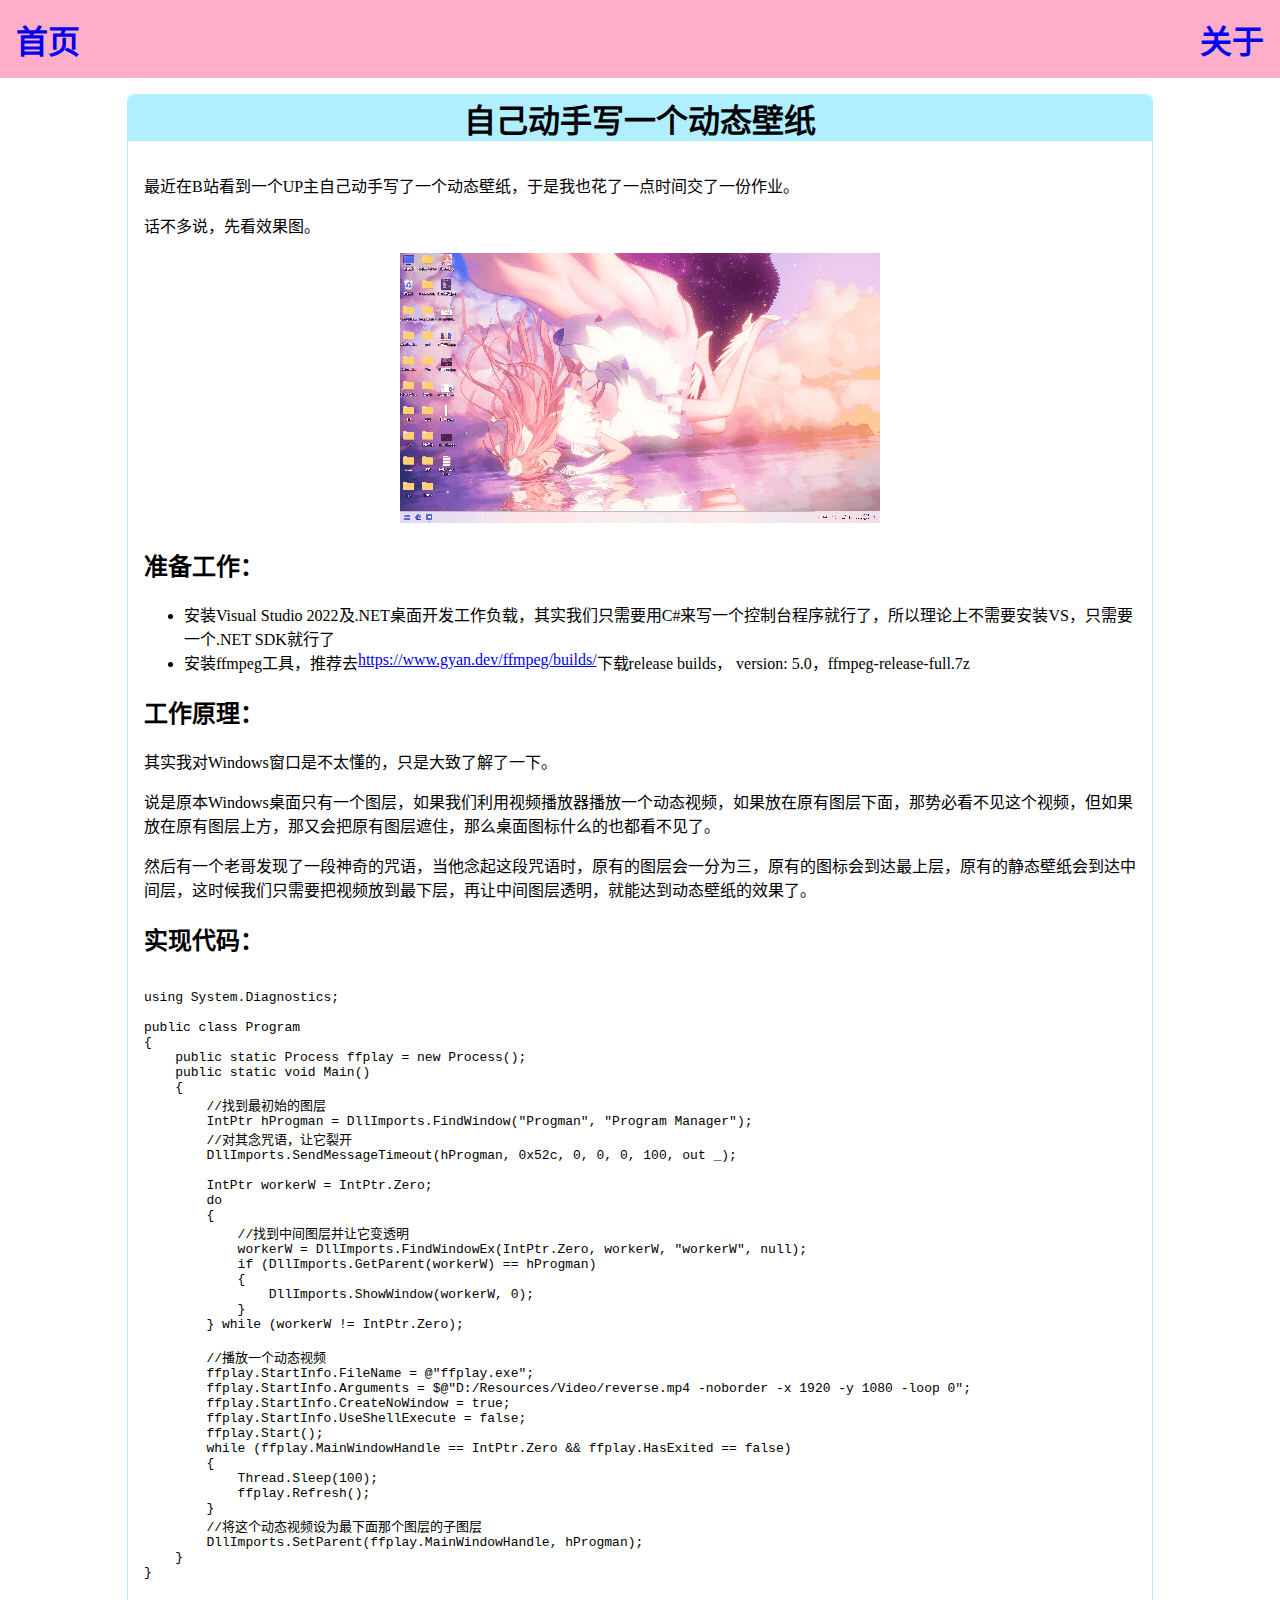
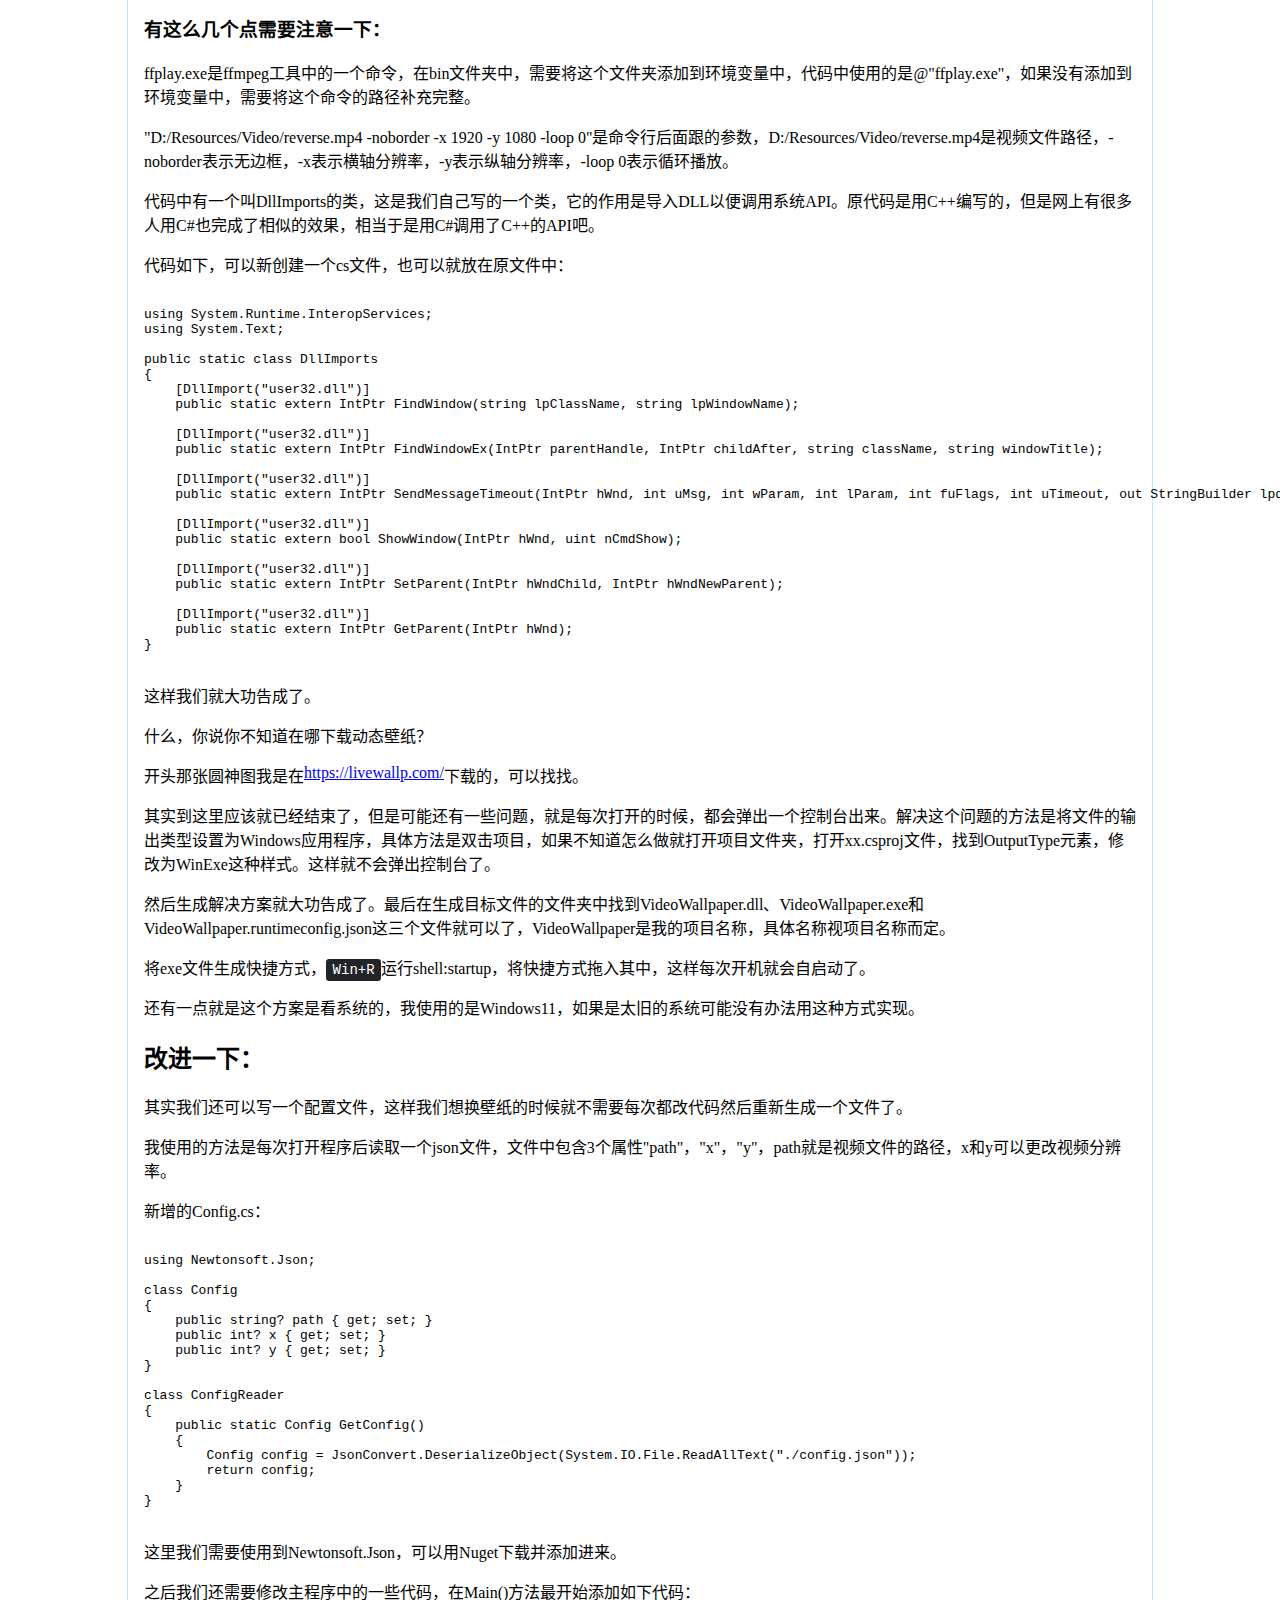
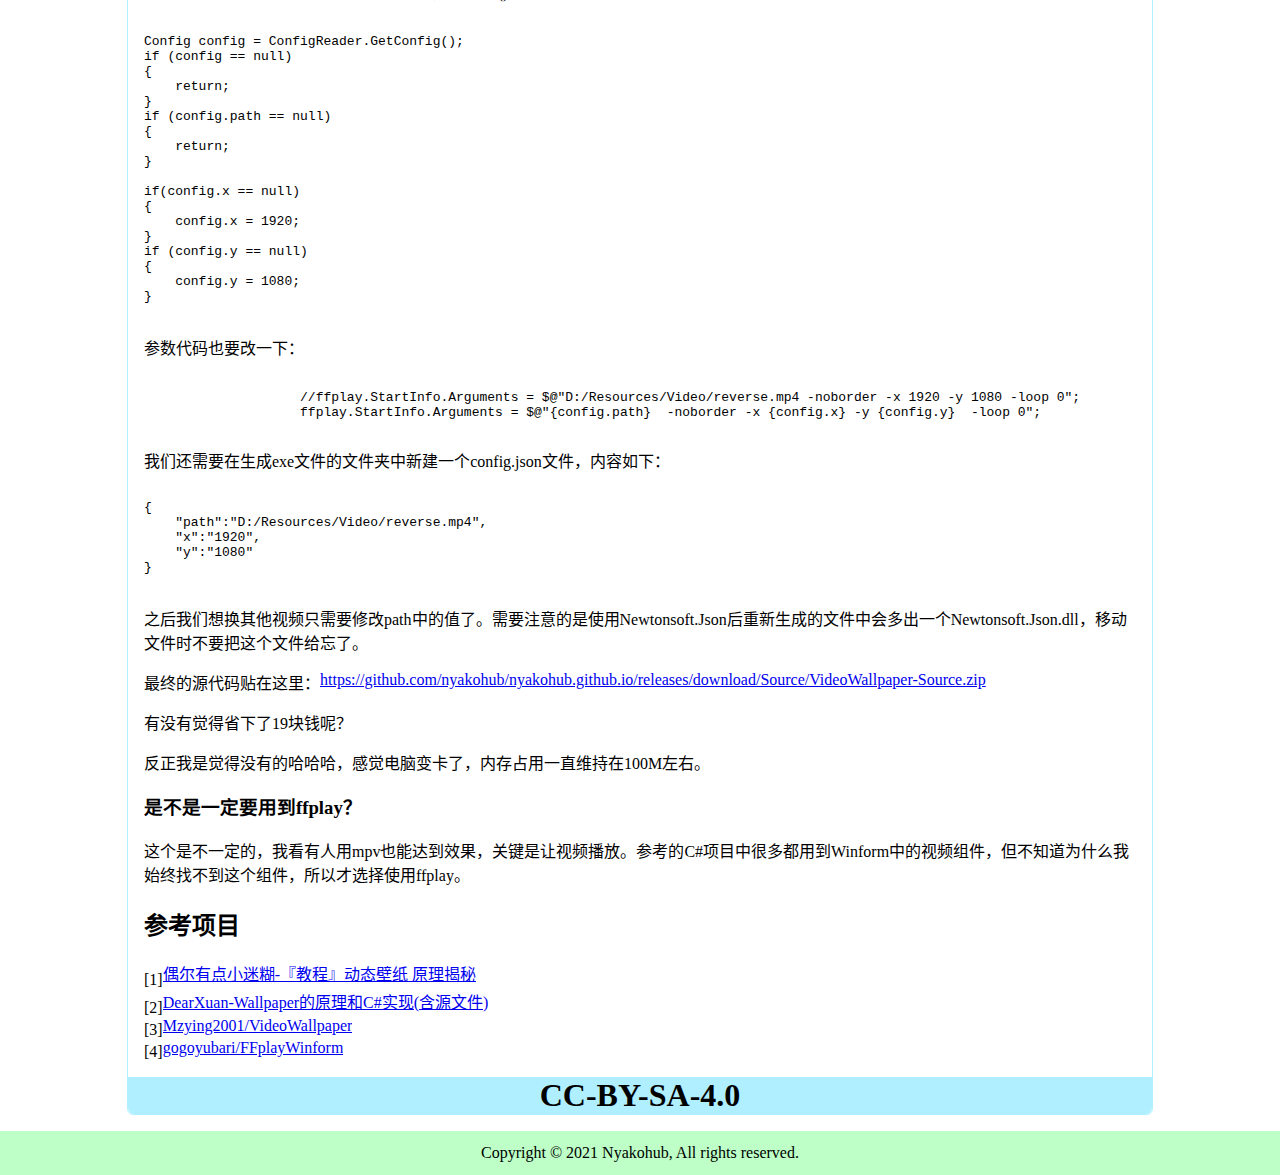
<file: technology/diy-a-live-wallpaper.html>
<!DOCTYPE html>
<html lang="zh-CN">
<head>
    <meta charset="UTF-8">
    <meta name="viewport" content="width=device-width, initial-scale=1.0">
    <title>自己动手写一个动态壁纸</title>
    <meta name="keywords" content="动态壁纸，DIY">
    <meta name="description" content="自己动手写一个动态壁纸">
    <link rel="shortcut icon" href="/favicon.png" />
    <link rel="stylesheet" href="/style.css">
    <link href="https://cdn.bootcdn.net/ajax/libs/highlight.js/11.2.0/styles/default.min.css" rel="stylesheet">
    <script src="https://cdn.bootcdn.net/ajax/libs/highlight.js/11.2.0/highlight.min.js"></script>
    <script>hljs.highlightAll();</script>
</head>
<body>
    <header>
        <span class="home"><a href="/">首页</a></span>
        <span class="about"><a href="/about.html">关于</a></span>
    </header>
    <main>
        <div class="article-panel">
            <div class="article-panel-title">
                自己动手写一个动态壁纸
            </div>
            <div class="article-panel-content">
                <p>最近在B站看到一个UP主自己动手写了一个动态壁纸，于是我也花了一点时间交了一份作业。</p>
                <p>话不多说，先看效果图。</p>
                <div style="text-align:center"><img src="/img/动态壁纸.gif" alt=""></div>
                <h2>准备工作：</h2>
                <ul>
                    <li>安装Visual Studio 2022及.NET桌面开发工作负载，其实我们只需要用C#来写一个控制台程序就行了，所以理论上不需要安装VS，只需要一个.NET SDK就行了</li>
                    <li>安装ffmpeg工具，推荐去<a href="https://www.gyan.dev/ffmpeg/builds/" target="_blank">https://www.gyan.dev/ffmpeg/builds/</a>下载release builds， version: 5.0，ffmpeg-release-full.7z</li>
                </ul>
                <h2>工作原理：</h2>
                <p>其实我对Windows窗口是不太懂的，只是大致了解了一下。</p>
                <p>说是原本Windows桌面只有一个图层，如果我们利用视频播放器播放一个动态视频，如果放在原有图层下面，那势必看不见这个视频，但如果放在原有图层上方，那又会把原有图层遮住，那么桌面图标什么的也都看不见了。</p>
                <p>然后有一个老哥发现了一段神奇的咒语，当他念起这段咒语时，原有的图层会一分为三，原有的图标会到达最上层，原有的静态壁纸会到达中间层，这时候我们只需要把视频放到最下层，再让中间图层透明，就能达到动态壁纸的效果了。</p>
                <h2>实现代码：</h2>
                <pre><code>
using System.Diagnostics;

public class Program
{
    public static Process ffplay = new Process();
    public static void Main()
    {
        //找到最初始的图层
        IntPtr hProgman = DllImports.FindWindow("Progman", "Program Manager");
        //对其念咒语，让它裂开
        DllImports.SendMessageTimeout(hProgman, 0x52c, 0, 0, 0, 100, out _);

        IntPtr workerW = IntPtr.Zero;
        do
        {
            //找到中间图层并让它变透明
            workerW = DllImports.FindWindowEx(IntPtr.Zero, workerW, "workerW", null);
            if (DllImports.GetParent(workerW) == hProgman)
            {
                DllImports.ShowWindow(workerW, 0);
            }
        } while (workerW != IntPtr.Zero);
        
        //播放一个动态视频
        ffplay.StartInfo.FileName = @"ffplay.exe";
        ffplay.StartInfo.Arguments = $@"D:/Resources/Video/reverse.mp4 -noborder -x 1920 -y 1080 -loop 0";
        ffplay.StartInfo.CreateNoWindow = true;
        ffplay.StartInfo.UseShellExecute = false;
        ffplay.Start();
        while (ffplay.MainWindowHandle == IntPtr.Zero && ffplay.HasExited == false)
        {
            Thread.Sleep(100);
            ffplay.Refresh();
        }
        //将这个动态视频设为最下面那个图层的子图层
        DllImports.SetParent(ffplay.MainWindowHandle, hProgman); 
    }
}
                </code></pre>
                <h3>有这么几个点需要注意一下：</h3>
                <p>ffplay.exe是ffmpeg工具中的一个命令，在bin文件夹中，需要将这个文件夹添加到环境变量中，代码中使用的是@"ffplay.exe"，如果没有添加到环境变量中，需要将这个命令的路径补充完整。</p>
                <p>"D:/Resources/Video/reverse.mp4 -noborder -x 1920 -y 1080 -loop 0"是命令行后面跟的参数，D:/Resources/Video/reverse.mp4是视频文件路径，-noborder表示无边框，-x表示横轴分辨率，-y表示纵轴分辨率，-loop 0表示循环播放。</p>
                <p>代码中有一个叫DllImports的类，这是我们自己写的一个类，它的作用是导入DLL以便调用系统API。原代码是用C++编写的，但是网上有很多人用C#也完成了相似的效果，相当于是用C#调用了C++的API吧。</p>
                <p>代码如下，可以新创建一个cs文件，也可以就放在原文件中：</p>
                <pre><code>
using System.Runtime.InteropServices;
using System.Text;

public static class DllImports
{
    [DllImport("user32.dll")]
    public static extern IntPtr FindWindow(string lpClassName, string lpWindowName);

    [DllImport("user32.dll")]
    public static extern IntPtr FindWindowEx(IntPtr parentHandle, IntPtr childAfter, string className, string windowTitle);

    [DllImport("user32.dll")]
    public static extern IntPtr SendMessageTimeout(IntPtr hWnd, int uMsg, int wParam, int lParam, int fuFlags, int uTimeout, out StringBuilder lpdwResult);

    [DllImport("user32.dll")]
    public static extern bool ShowWindow(IntPtr hWnd, uint nCmdShow);

    [DllImport("user32.dll")]
    public static extern IntPtr SetParent(IntPtr hWndChild, IntPtr hWndNewParent);

    [DllImport("user32.dll")]
    public static extern IntPtr GetParent(IntPtr hWnd);
}
                </code></pre>
                <p>这样我们就大功告成了。</p>
                <p>什么，你说你不知道在哪下载动态壁纸？</p>
                <p>开头那张圆神图我是在<a href="https://livewallp.com/" target="_blank">https://livewallp.com/</a>下载的，可以找找。</p>
                <p>其实到这里应该就已经结束了，但是可能还有一些问题，就是每次打开的时候，都会弹出一个控制台出来。解决这个问题的方法是将文件的输出类型设置为Windows应用程序，具体方法是双击项目，如果不知道怎么做就打开项目文件夹，打开xx.csproj文件，找到OutputType元素，修改为<OutputType>WinExe</OutputType>这种样式。这样就不会弹出控制台了。</p>
                <p>然后生成解决方案就大功告成了。最后在生成目标文件的文件夹中找到VideoWallpaper.dll、VideoWallpaper.exe和VideoWallpaper.runtimeconfig.json这三个文件就可以了，VideoWallpaper是我的项目名称，具体名称视项目名称而定。</p>
                <p>将exe文件生成快捷方式，<kbd>Win+R</kbd>运行shell:startup，将快捷方式拖入其中，这样每次开机就会自启动了。</p>
                <p>还有一点就是这个方案是看系统的，我使用的是Windows11，如果是太旧的系统可能没有办法用这种方式实现。</p>
                <h2>改进一下：</h2>
                <p>其实我们还可以写一个配置文件，这样我们想换壁纸的时候就不需要每次都改代码然后重新生成一个文件了。</p>
                <p>我使用的方法是每次打开程序后读取一个json文件，文件中包含3个属性"path"，"x"，"y"，path就是视频文件的路径，x和y可以更改视频分辨率。</p>
                <p>新增的Config.cs：</p>
                <pre><code>
using Newtonsoft.Json;

class Config
{
    public string? path { get; set; }
    public int? x { get; set; }
    public int? y { get; set; }
}

class ConfigReader
{
    public static Config GetConfig()
    {
        Config config = JsonConvert.DeserializeObject<Config>(System.IO.File.ReadAllText("./config.json"));
        return config;
    }
}
                </code></pre>
                <p>这里我们需要使用到Newtonsoft.Json，可以用Nuget下载并添加进来。</p>
                <p>之后我们还需要修改主程序中的一些代码，在Main()方法最开始添加如下代码：</p>
                <pre><code>
Config config = ConfigReader.GetConfig();
if (config == null)
{
    return;
}
if (config.path == null)
{
    return;
}

if(config.x == null)
{
    config.x = 1920;
}
if (config.y == null)
{
    config.y = 1080;
}
                </code></pre>
                <p>参数代码也要改一下：</p>
                <pre><code>
                    //ffplay.StartInfo.Arguments = $@"D:/Resources/Video/reverse.mp4 -noborder -x 1920 -y 1080 -loop 0";
                    ffplay.StartInfo.Arguments = $@"{config.path}  -noborder -x {config.x} -y {config.y}  -loop 0";
                </code></pre>
                我们还需要在生成exe文件的文件夹中新建一个config.json文件，内容如下：
                <pre><code>
{
    "path":"D:/Resources/Video/reverse.mp4",
    "x":"1920",
    "y":"1080"
}
                </code></pre>
                <p>之后我们想换其他视频只需要修改path中的值了。需要注意的是使用Newtonsoft.Json后重新生成的文件中会多出一个Newtonsoft.Json.dll，移动文件时不要把这个文件给忘了。</p>
                <p>最终的源代码贴在这里：<a href="https://github.com/nyakohub/nyakohub.github.io/releases/download/Source/VideoWallpaper-Source.zip" target="_blank">https://github.com/nyakohub/nyakohub.github.io/releases/download/Source/VideoWallpaper-Source.zip</a></p>
                <p>有没有觉得省下了19块钱呢？</p>
                <p>反正我是觉得没有的哈哈哈，感觉电脑变卡了，内存占用一直维持在100M左右。</p>
                <h3>是不是一定要用到ffplay？</h3>
                <p>这个是不一定的，我看有人用mpv也能达到效果，关键是让视频播放。参考的C#项目中很多都用到Winform中的视频组件，但不知道为什么我始终找不到这个组件，所以才选择使用ffplay。</p>              
                <h2>参考项目</h2>
                [1]<a href="https://www.bilibili.com/video/BV1HZ4y1978a" target="_blank">偶尔有点小迷糊-『教程』动态壁纸 原理揭秘</a><br>
                [2]<a href="https://www.dearxuan.top/2021/07/27/Wallpaper%E7%9A%84%E5%8E%9F%E7%90%86%E5%92%8CC-%E5%AE%9E%E7%8E%B0/" target="_blank">DearXuan-Wallpaper的原理和C#实现(含源文件)</a><br>
                [3]<a href="https://github.com/Mzying2001/VideoWallpaper" target="_blank">Mzying2001/VideoWallpaper</a><br>
                [4]<a href="https://github.com/gogoyubari/FFplayWinform" target="_blank">gogoyubari/FFplayWinform</a>
            </div>
            <div class="article-panel-footer">
                CC-BY-SA-4.0
            </div>
        </div>
    </main>
    <footer>Copyright © 2021 Nyakohub, All rights reserved.</footer>
    <script src="/main.js"></script>
</body>
</html>
</file>
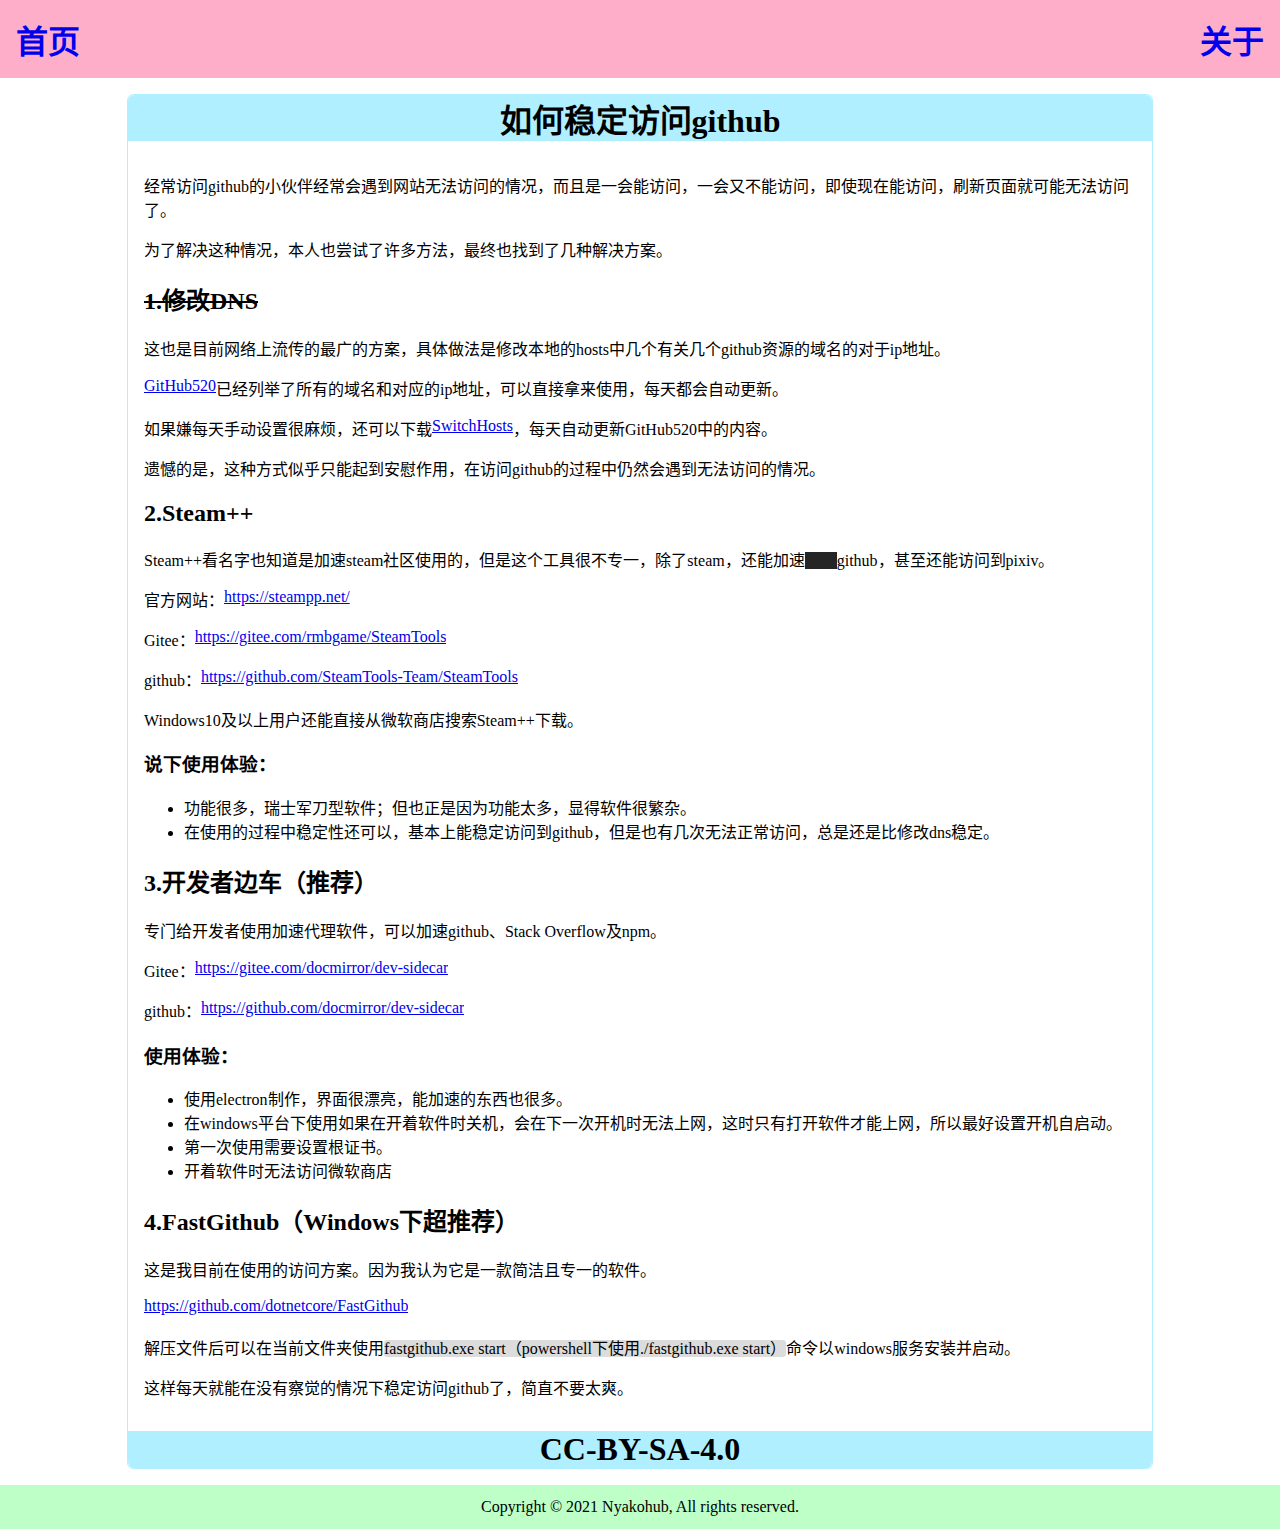
<file: technology/how-to-access-github-stably.html>
<!DOCTYPE html>
<html lang="zh-CN">
<head>
    <meta charset="UTF-8">
    <meta name="viewport" content="width=device-width, initial-scale=1.0">
    <title>如何稳定访问github</title>
    <meta name="keywords" content="github,访问">
    <meta name="description" content="如何稳定访问github">
    <link rel="shortcut icon" href="/favicon.png" />
    <link rel="stylesheet" href="/style.css">
</head>
<body>
    <header>
        <span class="home"><a href="/">首页</a></span>
        <span class="about"><a href="/about.html">关于</a></span>
    </header>
    <main>
        <div class="article-panel">
            <div class="article-panel-title">
                如何稳定访问github
            </div>
            <div class="article-panel-content">
                <p>经常访问github的小伙伴经常会遇到网站无法访问的情况，而且是一会能访问，一会又不能访问，即使现在能访问，刷新页面就可能无法访问了。</p>
                <p>为了解决这种情况，本人也尝试了许多方法，最终也找到了几种解决方案。</p>

                <h2><del>1.修改DNS</del></h1> 
                <p>这也是目前网络上流传的最广的方案，具体做法是修改本地的hosts中几个有关几个github资源的域名的对于ip地址。</p>
                <p><a href="https://github.com/521xueweihan/GitHub520" target="_blank">GitHub520</a>已经列举了所有的域名和对应的ip地址，可以直接拿来使用，每天都会自动更新。</p>
                <p>如果嫌每天手动设置很麻烦，还可以下载<a href="https://github.com/oldj/SwitchHosts" target="_blank">SwitchHosts</a>，每天自动更新GitHub520中的内容。</p>
                <p>遗憾的是，这种方式似乎只能起到安慰作用，在访问github的过程中仍然会遇到无法访问的情况。</p>

                <h2>2.Steam++</h2>
                <p>Steam++看名字也知道是加速steam社区使用的，但是这个工具很不专一，除了steam，还能加速<heimu title="你知道的太多了">代理</heimu>github，甚至还能访问到pixiv。</p>
                <p>官方网站：<a href="https://steampp.net/" target="_blank">https://steampp.net/</a></p>
                <p>Gitee：<a href="https://gitee.com/rmbgame/SteamTools" target="_blank">https://gitee.com/rmbgame/SteamTools</a></p>
                <p>github：<a href="https://github.com/SteamTools-Team/SteamTools" target="_blank">https://github.com/SteamTools-Team/SteamTools</a></p>
                <p>Windows10及以上用户还能直接从微软商店搜索Steam++下载。</p>
                <h3>说下使用体验：</h3>
                <ul>
                    <li>功能很多，瑞士军刀型软件；但也正是因为功能太多，显得软件很繁杂。</li>
                    <li>在使用的过程中稳定性还可以，基本上能稳定访问到github，但是也有几次无法正常访问，总是还是比修改dns稳定。</li>
                </ul>

                <h2>3.开发者边车（推荐）</h2>
                <p>专门给开发者使用加速代理软件，可以加速github、Stack Overflow及npm。</p>
                <p>Gitee：<a href="https://gitee.com/docmirror/dev-sidecar" target="_blank">https://gitee.com/docmirror/dev-sidecar</a></p>
                <p>github：<a href="https://github.com/docmirror/dev-sidecar" target="_blank">https://github.com/docmirror/dev-sidecar</a></p>
                <h3>使用体验：</h3>
                <ul>
                    <li>使用electron制作，界面很漂亮，能加速的东西也很多。</li>
                    <li>在windows平台下使用如果在开着软件时关机，会在下一次开机时无法上网，这时只有打开软件才能上网，所以最好设置开机自启动。</li>
                    <li>第一次使用需要设置根证书。</li>
                    <li>开着软件时无法访问微软商店</li>
                </ul>
                <h2>4.FastGithub（Windows下超推荐）</h2>
                <p>这是我目前在使用的访问方案。因为我认为它是一款简洁且专一的软件。</p>
                <a href="https://github.com/dotnetcore/FastGithub" target="_blank">https://github.com/dotnetcore/FastGithub</a>
                <p>解压文件后可以在当前文件夹使用<span class="bg-grey fillet">fastgithub.exe start（powershell下使用./fastgithub.exe start）</span>命令以windows服务安装并启动。</p>
                <p>这样每天就能在没有察觉的情况下稳定访问github了，简直不要太爽。</p>
            </div>
            <div class="article-panel-footer">
                CC-BY-SA-4.0
            </div>
        </div>
    </main>
    <footer>Copyright © 2021 Nyakohub, All rights reserved.</footer>
    <script src="/main.js"></script>
</body>
</html>
</file>
<file: style.css>
body {
    margin: 0;
    padding: 0;
}

/*-----------------------------------------------*/
header {
    background: rgb(255, 174, 201);
	padding: 1rem;
	display: flex;
}

header > .home {
	margin-left: calc((100vw -300px) * 0.1);	
}

header > .about {
	flex: 1;
	text-align: right;
	margin-right: calc((100vw -300px) * 0.1);
}

header a {
	text-decoration:none;
	font-size: 2rem;
	font-family:'YouYuan';
	font-weight:bold;
}

main {
	min-height: calc(100vh - 9.161875rem);
	padding: 1rem;
}

footer{
	padding: 0.8rem;
    background: rgb(189, 255, 198);
	text-align: center;
}
/*-----------------------------------------------*/
.panel {
	border: 1px;
	border-color: rgb(175, 239, 255);
	border-style: solid;
	border-radius: 0.4rem;
}

.panel-title {
	background-color: rgb(175, 239, 255);
	border-top-left-radius: 0.4rem;
	border-top-right-radius: 0.4rem;
	text-align: center;
	font-size: 2rem;
	font-weight:bold;
}

.panel-content {
	display: flex;
	flex-wrap: wrap;
	justify-content: center;
	gap: 1rem;
}

.panel-cell {
	background-color: rgb(175, 239, 255);
	border-radius: 0.2rem;
	width: 10rem;
	margin: 1rem;
	min-height: 6rem;
	display: table;
}

.panel-cell > a {
	display: table-cell;
	vertical-align: middle;
	text-align: center;
	text-decoration: none;
	font-size: 1.25rem;
}
/*-----------------------------------------------*/
.article-panel {
	border: 1px;
	border-color: rgb(175, 239, 255);
	border-style: solid;
	border-radius: 0.4rem;
	max-width: 64rem;
	margin: auto;
}

.article-panel-title {
	background-color: rgb(175, 239, 255);
	border-top-left-radius: 0.4rem;
	border-top-right-radius: 0.4rem;
	text-align: center;
	font-size: 2rem;
	font-weight:bold;
}

.article-panel-content {
	padding: 1rem;
}

.article-panel-footer {
	background-color: rgb(175, 239, 255);
	border-bottom-left-radius: 0.4rem;
	border-bottom-right-radius: 0.4rem;
	text-align: center;
	font-size: 2rem;
	font-weight:bold;
}
/*-----------------------------------------------*/
.article-panel heimu {
	color: #252525;
    text-shadow: none;
	background-color: #252525;
}
 
.article-panel heimu:hover, heimu:active {
	color: white;
}

.article-panel .bg-grey {
	background-color: gainsboro;
}

.article-panel .fillet {
	border-radius: 0.2em;
}

.article-panel .code {
	overflow: auto;
	background-color: rgb(246, 246, 246);
	border-radius: 0.2rem;
	padding: 0.5rem;
}

.article-panel img {
	max-width: 100%;
}

.article-panel a {
	display: inline-block;
	max-width: 100%;
	overflow: hidden;
	text-overflow: ellipsis;
}

.article-panel kbd {
    padding: .2rem .4rem;
    font-size: .875em;
    color: #fff;
    background-color: #212529;
    border-radius: .2rem;
	font-family: monospace, 'Courier New', Courier ;
}
</file>
<file: main.css>
:root {
	box-sizing: border-box;
}

body {
	margin: 0;
    padding: 0;
}

header {
    background: rgb(255, 174, 201);
	padding: 1rem;
}

header > .home {
	margin-left: calc((100vw -300px) * 0.1);	
}

header > .about {
	float: right;
	margin-right: calc((100vw -300px) * 0.1);
}

header a {
	font-size: 2rem;
	font-family:'Youyuan', sans-serif;
	font-weight:bold;
}

.main {
	min-height: calc(100vh - 9.161875rem);
	padding: 1rem;
}

footer{
	padding: 0.8rem;
    background: rgb(189, 255, 198);
	text-align: center;
}

header a:link {text-decoration:none;}

.panel {
	border: 1px;
	border-color: rgb(175, 239, 255);
	border-style: solid;
	border-radius: 0.4rem;
}

.panel-title {
	background-color: rgb(175, 239, 255);
	border-top-left-radius: 0.4rem;
	border-top-right-radius: 0.4rem;
	text-align: center;
	font-size: 2rem;
	font-weight:bold;
}

.panel-content {
	padding: 1rem;
	display: flex;
	flex-wrap: wrap;
}

.panel-cell {
	background-color: rgb(175, 239, 255);
	border-radius: 0.2rem;
	width: 10rem;
	margin: 1rem;
	min-height: 5rem;
	display: table;
}

.panel-cell > a {
	display: table-cell;
	vertical-align: middle;
	text-align: center;
	text-decoration: none;
	font-size: 1.25rem;
}

.article-panel {
	border: 1px;
	border-color: rgb(175, 239, 255);
	border-style: solid;
	border-radius: 0.4rem;
	max-width: 64rem;
	margin: auto;
}

.article-panel-title {
	background-color: rgb(175, 239, 255);
	border-top-left-radius: 0.4rem;
	border-top-right-radius: 0.4rem;
	text-align: center;
	font-size: 2rem;
	font-weight:bold;
}

.article-panel-content {
	padding: 1rem;
}

.article-panel-footer {
	background-color: rgb(175, 239, 255);
	border-bottom-left-radius: 0.4rem;
	border-bottom-right-radius: 0.4rem;
	text-align: center;
	font-size: 2rem;
	font-weight:bold;
}

.article-panel heimu {
	color: #252525;
    text-shadow: none;
	background-color: #252525;
}
 
.article-panel heimu:hover, heimu:active {
	color: white;
}

.article-panel .bg-grey {
	background-color: gainsboro;
	border-radius: 0.2rem;
}

.article-panel .code {
	overflow: auto;
	background-color: rgb(246, 246, 246);
	border-radius: 0.2rem;
	padding: 0.5rem;
}

.article-panel img {
	max-width: 100%;
}

.article-panel a {
	display: inline-block;
	max-width: 100%;
	overflow: hidden;
	text-overflow: ellipsis;
}
</file>
